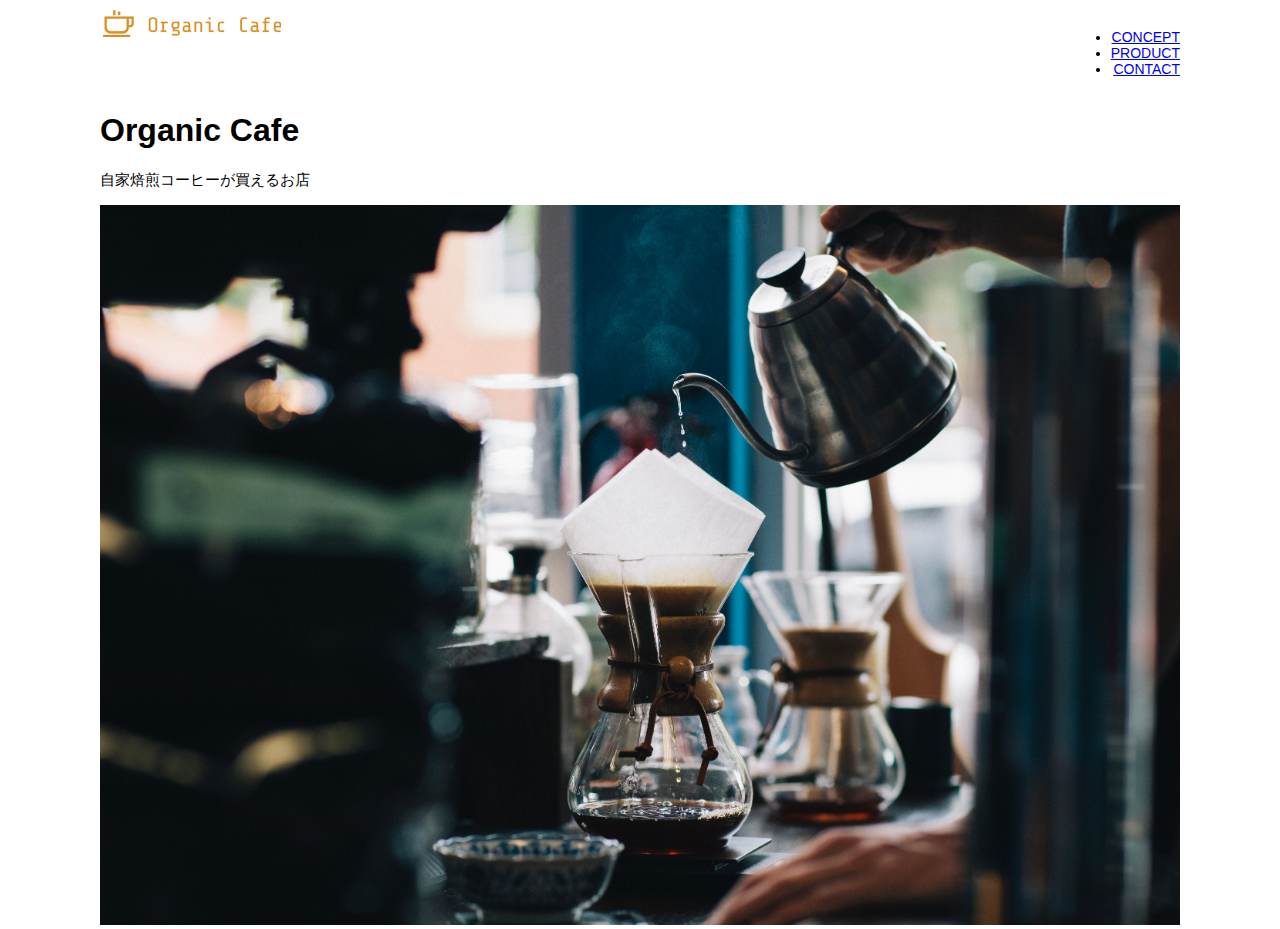
<file: index.html>
<!DOCTYPE html>
<html>
  <head>
    <title>Organic Cafe</title>
    <meta charset="UTF-8">
    <meta name="description" content="自家焙煎のコーヒーがお家で楽しめるOrganic Cafe">
    <meta name="viewport" content="width=device-width, initial-scale=1.0">
    <link rel="stylesheet" href="style.css">
  </head>
  <body>
    <!-- ヘッダー -->
    <header>
      <!-- ロゴ -->
      <a href="index.html" id="logo"><img src="images/logo.png" alt="トップページに戻る"></a>
      <!-- PC用ナビゲーション -->
      <nav id="nav-pc">
        <ul>
         <li><a href="index.html#concept">CONCEPT</a></li>
         <li><a href="index.html#product">PRODUCT</a></li>
         <li><a href="index.html#contact">CONTACT</a></li>
        </ul>
      </nav>
    <!-- スマホ用メニューボタン -->
    <button id="menu-sp" onclick="document.getElementById('nav-sp').style.display = 'block'">
      <img src="images/button-menu.png" alt="ナビゲーションを開く">
    </button>
    <!-- スマホ用ナビゲーション -->
    <div id="nav-sp">
     <button id="close" onclick="document.getElementById('nav-sp').style.display = 'none'">
       <img src="images/button-close.png" alt="ナビゲーションを閉じる">
     </button>
     <nav>
       <ul>
         <li>
           <a id="logo-sp" href="index.html" onclick="document.getElementById('nav-sp').style.display = 'none'">
            <img src="images/logo-sp.png" alt="トップページに戻る">
           </a>
         </li>
         <li><a class="menu" href="index.html#concept" onclick="document.getElementById('nav-sp').style.display = 'none'">CONCEPT</a></li>
         <li><a class="menu" href="index.html#product" onclick="document.getElementById('nav-sp').style.display = 'none'">PRODUCT</a></li>
         <li><a class="menu" href="index.html#contact" onclick="document.getElementById('nav-sp').style.display = 'none'">CONTACT</a></li>
       </ul>
     </nav>
    </div>
    </header>
    <main>
      <article>
        <!-- メインビジュアル -->
        <section id="main-visual">
          <div id="main-message">
            <h1>Organic Cafe</h1>
            <p>自家焙煎コーヒーが買えるお店</p>
          </div>
          <img src="images/main-image.jpg" alt="コーヒーをハンドグリップで淹れる画像">
        </section>
      </article>
    </main>
  </body>
</html>
</file>
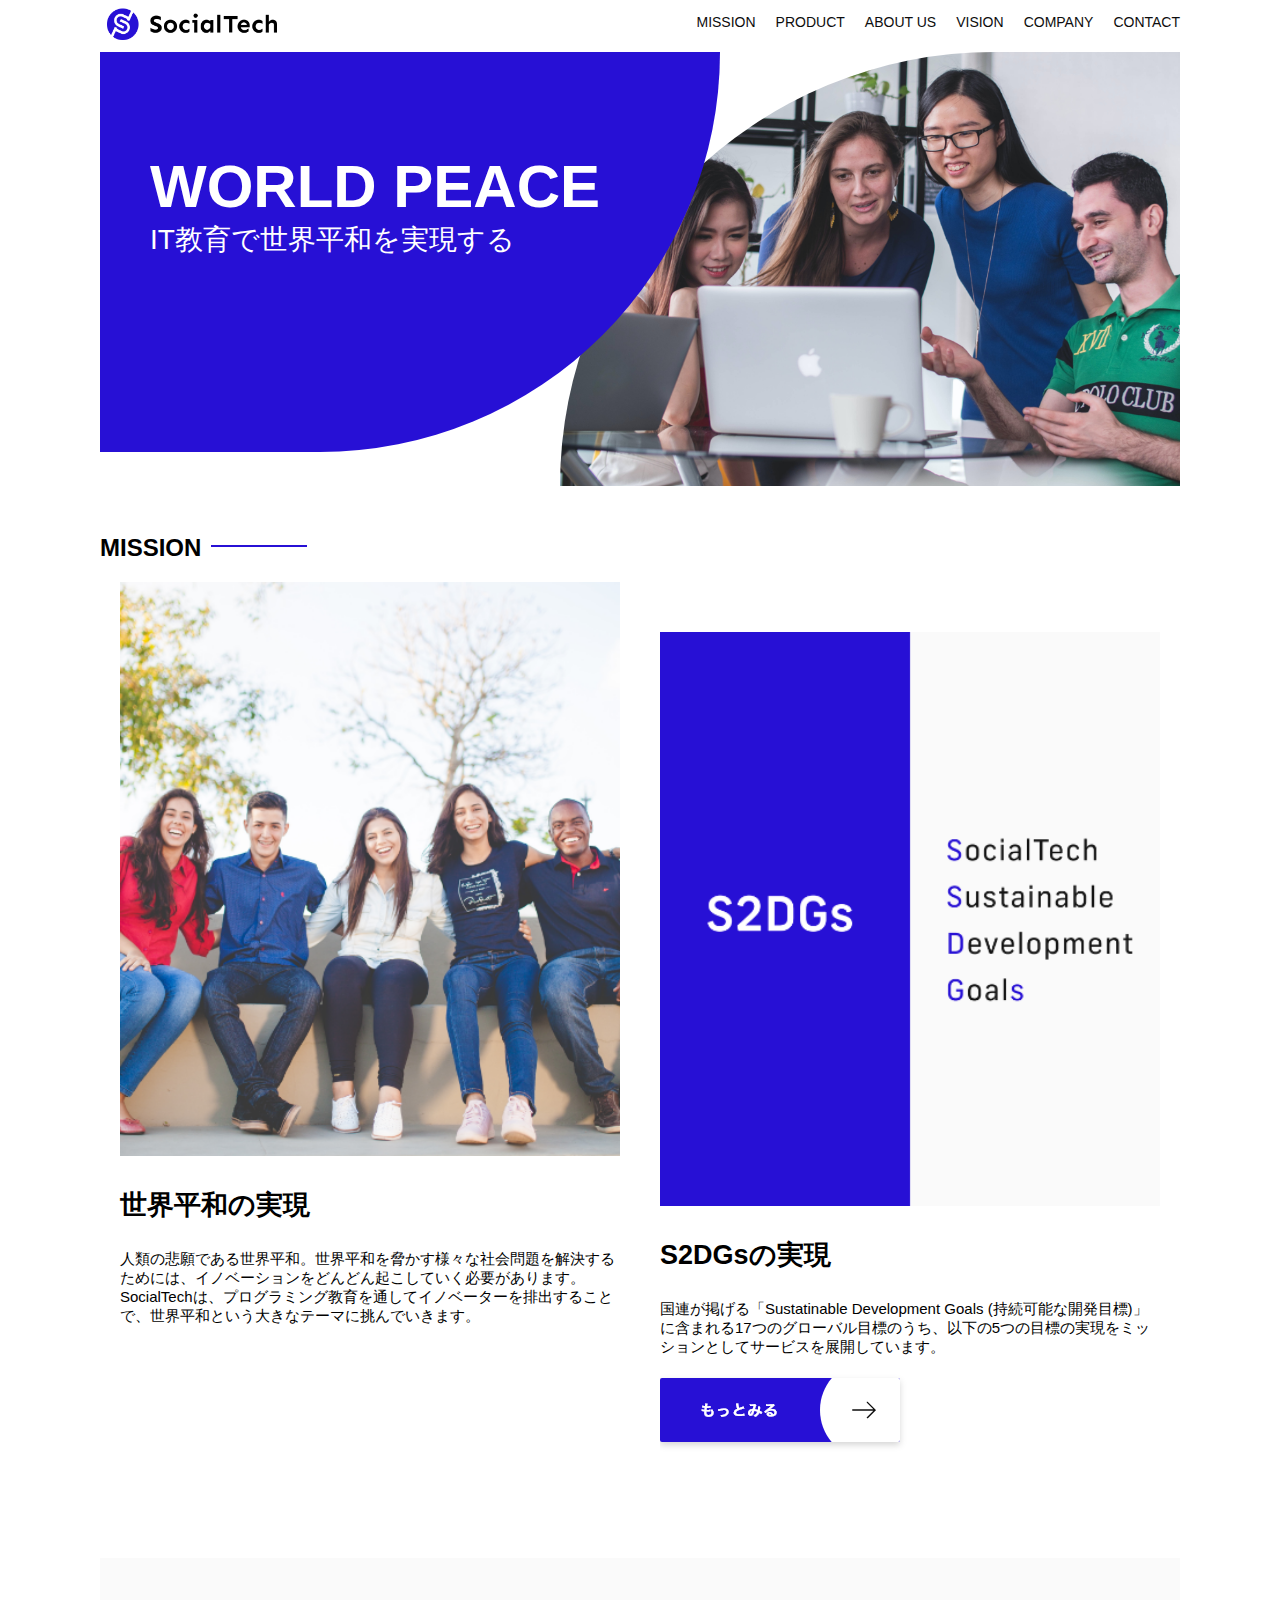
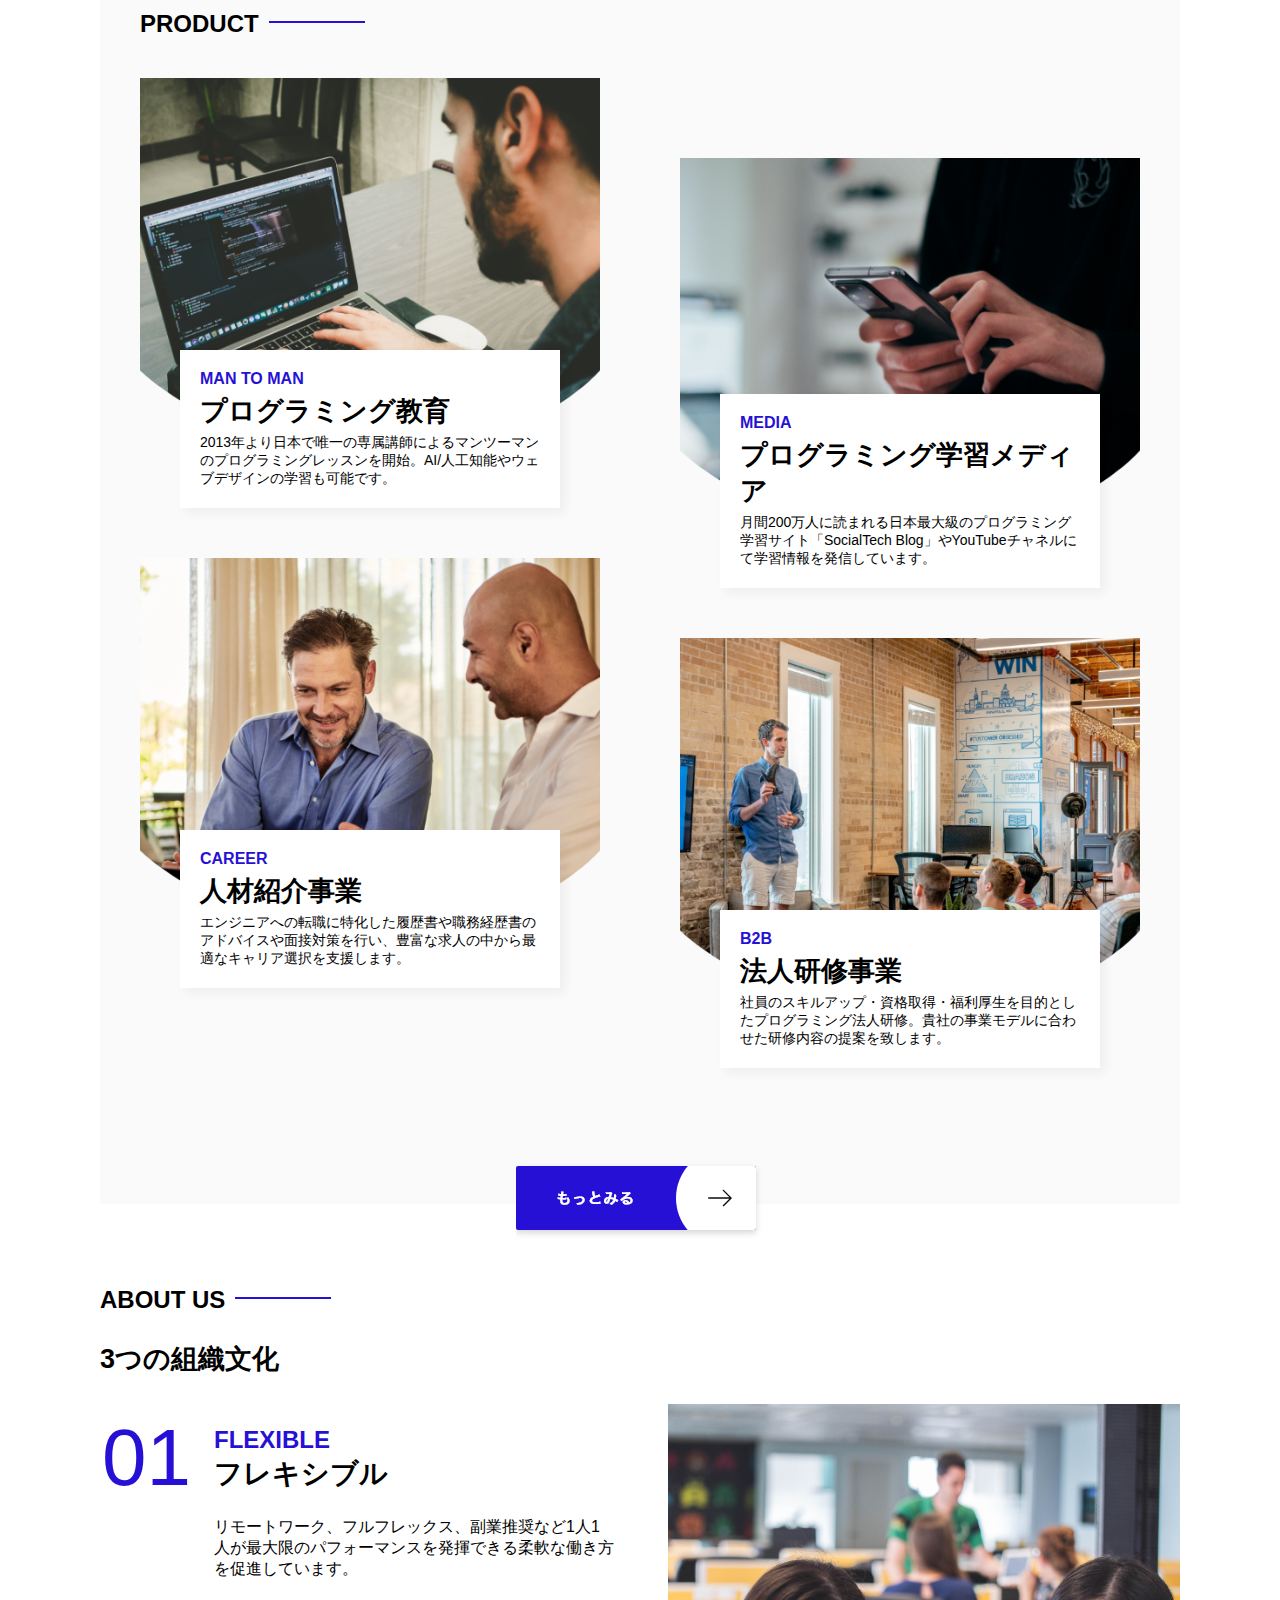
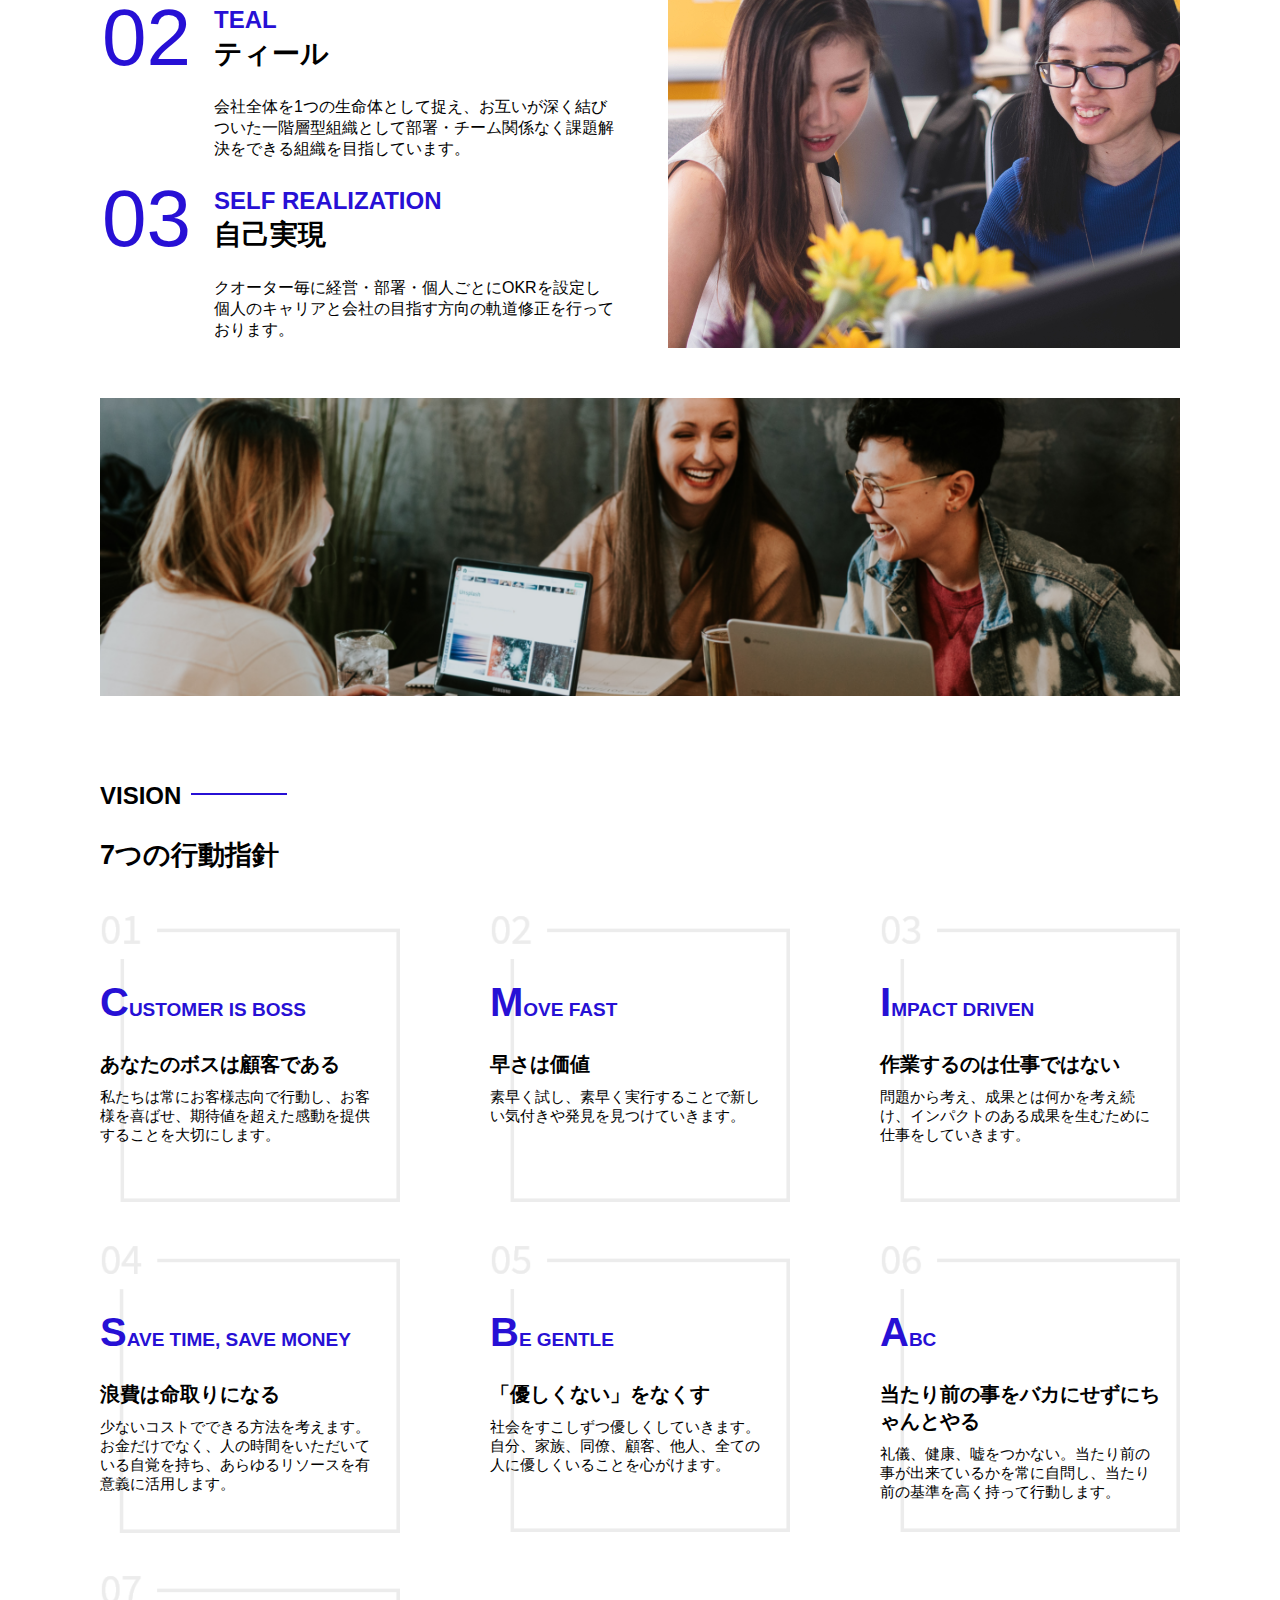
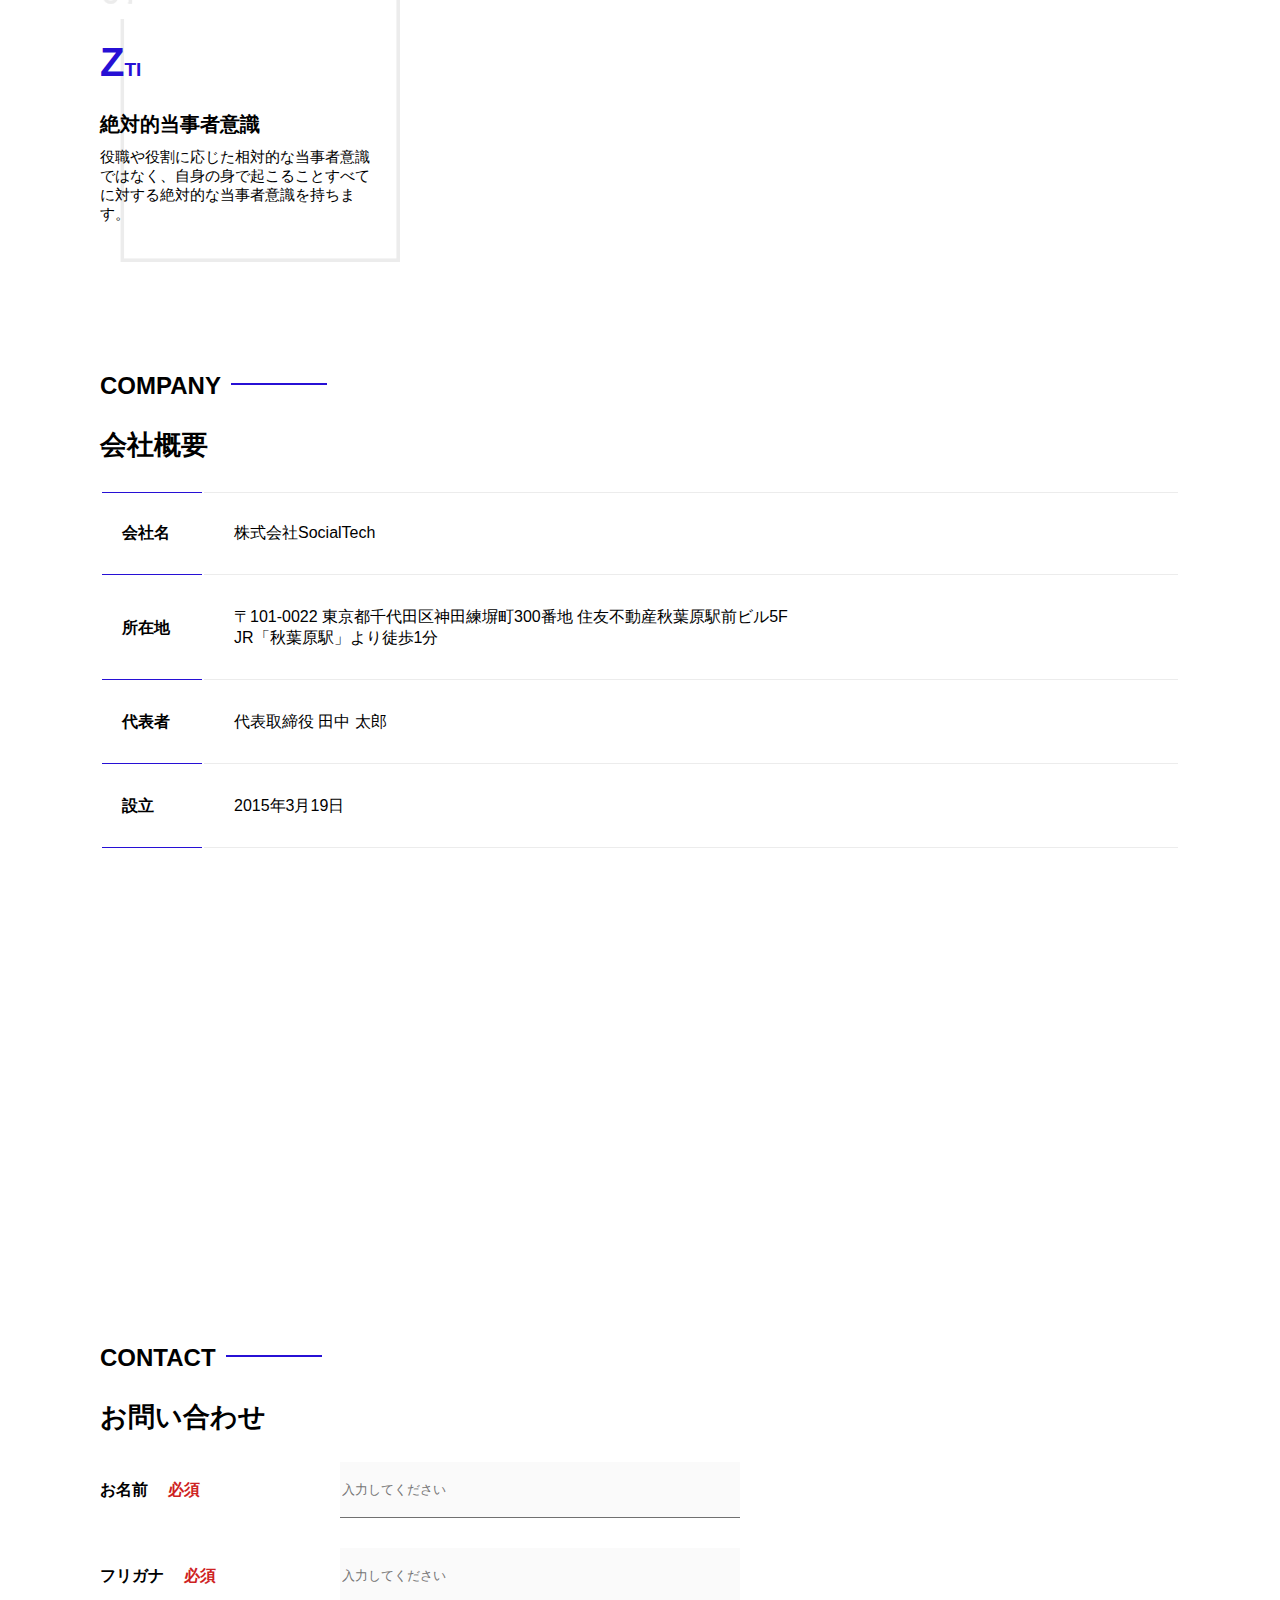
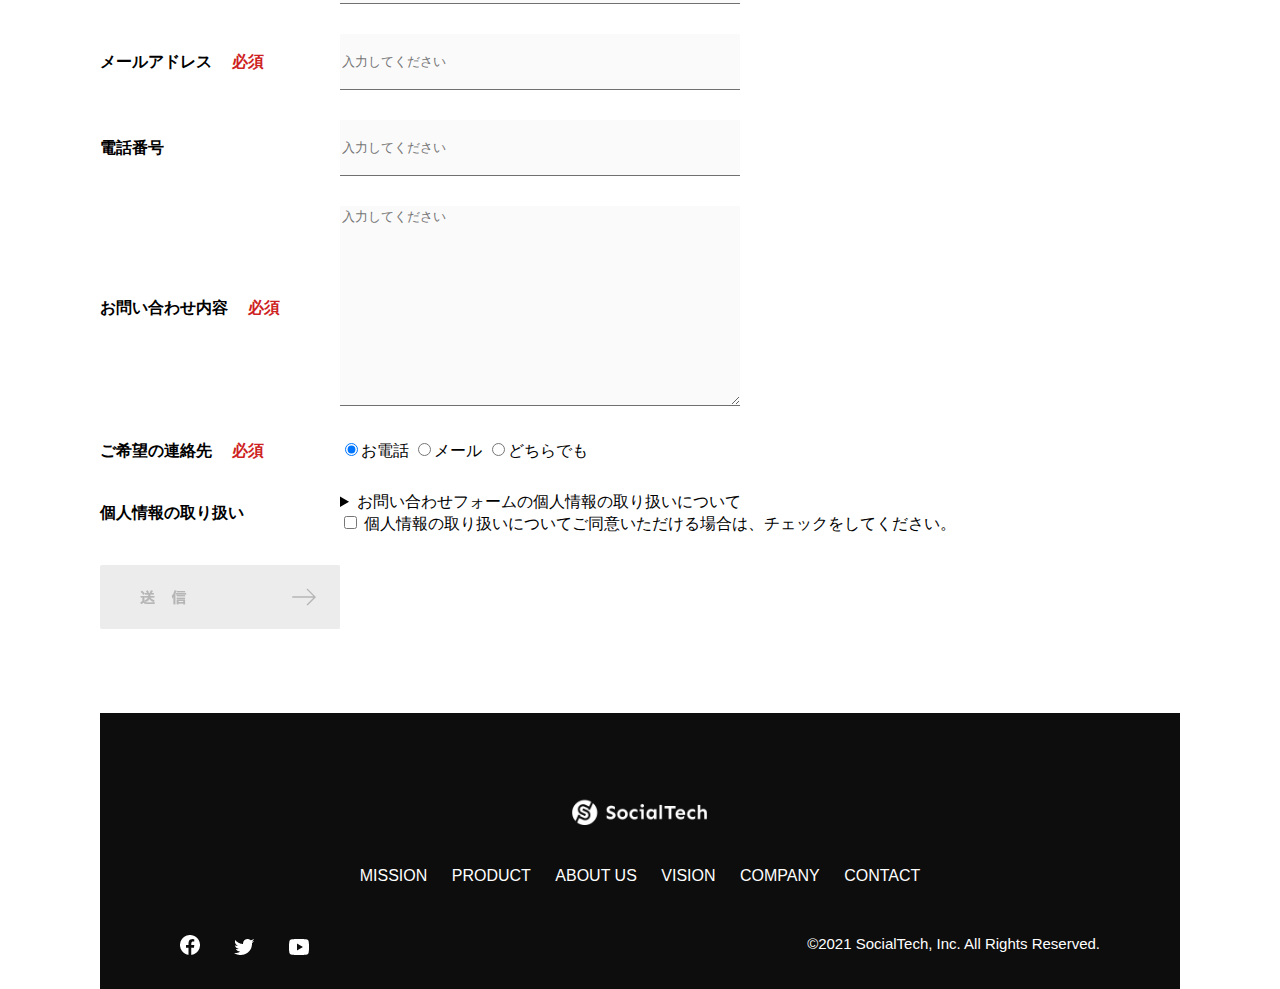
<file: kadai_tutorial_output/index.html>
<!DOCTYPE html>
<html>
  <head>
    <title>SocialTech</title>
    <meta charset="UTF-8">
    <meta name="description" content="SocialTechはEdTech業界のリーディングカンパニーを目指します">
    <meta name="viewport" content="width=device-width, initial-scale=1.0">
    <link rel="stylesheet" href="style.css">
  </head>
  <body>
    <!-- ヘッダー -->
    <header>
      <!-- ロゴ -->
      <a href="index.html" id="logo">
        <img src="images/logo.png" alt="トップページに戻る">
      </a>
      <!-- PC用ナビゲーション -->
       <nav id="nav-pc">
        <ul>
          <li><a href="mission.html">MISSION</a></li>
          <li><a href="product.html">PRODUCT</a></li>
          <li><a href="index.html#aboutus">ABOUT US</a></li>
          <li><a href="index.html#vision">VISION</a></li>
          <li><a href="index.html#company">COMPANY</a></li>
          <li><a href="index.html#contact">CONTACT</a></li>
        </ul>
       </nav>
       <!-- スマホ用メニューボタン -->
       <button id="menu-sp" onclick="document.getElementById('nav-sp').style.display = 'block'">
         <img src="images/button-menu.png" alt="ナビゲーションを開く">
       </button>
       <!-- スマホ用ナビゲーション -->
       <div id="nav-sp">
        <button id="close" onclick="document.getElementById('nav-sp').style.display = 'none'">
          <img src="images/button-close.png" alt="ナビゲーションを閉じる">
        </button>
        <nav>
          <ul>
            <li>
              <a id="logo-sp" href="index.html" onclick="document.getElementById('nav-sp').style.display = 'none'"><img src="images/logo-sp.png" alt="トップページに戻る"></a>
            </li>
            <li><a class="menu" href="mission.html" onclick="document.getElementById('nav-sp').style.display = 'none'">MISSION</a></li>
            <li><a class="menu" href="product.html" onclick="document.getElementById('nav-sp').style.display = 'none'">PRODUCT</a></li>
            <li><a class="menu" href="index.html#aboutus" onclick="document.getElementById('nav-sp').style.display = 'none'">ABOUT US</a></li>
            <li><a class="menu" href="index.html#vision" onclick="document.getElementById('nav-sp').style.display = 'none'">VISION</a></li>
            <li><a class="menu" href="index.html#company" onclick="document.getElementById('nav-sp').style.display = 'none'">COMPANY</a></li>
            <li><a class="menu" href="index.html#contact" onclick="document.getElementById('nav-sp').style.display = 'none'">CONTACT</a></li>
          </ul>
        </nav>
        <div id="sns">
          <a href="https://www.facebook.com/sejuku2013">
            <img src="images/button-facebook.png" alt="Facebookのリンク">
          </a>
          <a href="https://twitter.com/samuraijuku">
            <img src="images/button-twitter.png" alt="Twitterのリンク">
          </a>
          <a href="https://www.youtube.com/channel/UCCFOQO5aDK0xXam4cUQXT8g">
            <img src="images/button-youtube.png" alt="YouTubeのリンク">
          </a>
        </div>
      </div>
    </header>
    <main>
      <article>
        <!-- メインビジュアル -->
        <section id="main-visual">
          <div id="main-message">
            <h1>WORLD PEACE</h1>
            <p>IT教育で世界平和を実現する</p>
          </div>
          <img src="images/index/index-main.png" alt="PCの周りに集まる多国籍の仲間たち">
        </section>
        <!-- ミッション -->
        <section id="mission">
          <h2 class="index-h2">MISSION</h2>
          <div id="mission-flex">
            <div>
              <img id="mission-photo" src="images/index/index-mission.png" alt="屋外のベンチで写真を撮影する多国籍の仲間たち">
              <h3>世界平和の実現</h3>
              <p>
                人類の悲願である世界平和。世界平和を脅かす様々な社会問題を解決するためには、イノベーションをどんどん起こしていく必要があります。SocialTechは、プログラミング教育を通してイノベーターを排出することで、世界平和という大きなテーマに挑んでいきます。
              </p>
            </div>
            <div>
              <img id="s2dgs" src="images/index/s2dgs.png" alt="S2DGs">
              <h3>S2DGsの実現</h3>
              <p>国連が掲げる「Sustatinable Development Goals (持続可能な開発目標)」に含まれる17つのグローバル目標のうち、以下の5つの目標の実現をミッションとしてサービスを展開しています。</p>
              <a href="mission.html">
                <img src="images/button-more.png" alt="もっと見る">
              </a>
            </div>
          </div>
        </section>
        <!-- プロダクト -->
        <section id="product">
          <h2 class="index-h2">PRODUCT</h2>
          <div class="product-flex">
            <div id="product-left">
              <div>
                <img class="product-photo" src="images/index/index-mantoman.png" alt="PCでコードを書く男性">
                <div class="product-explain">
                  <span>MAN TO MAN</span>
                  <h3>プログラミング教育</h3>
                  <p>2013年より日本で唯一の専属講師によるマンツーマンのプログラミングレッスンを開始。AI/人工知能やウェブデザインの学習も可能です。</p>
                </div>
              </div>
              <div>
                <img class="product-photo" src="images/index/index-career.png" alt="笑顔で話し合う2人の男性">
                <div class="product-explain">
                  <span>CAREER</span>
                  <h3>人材紹介事業</h3>
                  <p>エンジニアへの転職に特化した履歴書や職務経歴書のアドバイスや面接対策を行い、豊富な求人の中から最適なキャリア選択を支援します。</p>
                </div>
              </div>
            </div>
            <div id="product-right">
              <div>
                <img class="product-photo" src="images/index/index-media.png" alt="スマートフォンを操作する人">
                <div class="product-explain">
                  <span>MEDIA</span>
                  <h3>プログラミング学習メディア</h3>
                  <p>月間200万人に読まれる日本最大級のプログラミング学習サイト「SocialTech Blog」やYouTubeチャネルにて学習情報を発信しています。</p>
                </div>
              </div>
              <div>
                <img class="product-photo" src="images/index/index-b2b.png" alt="講演中の男性とそれを聴く人々">
                <div class="product-explain">
                  <span>B2B</span>
                  <h3>法人研修事業</h3>
                  <p>社員のスキルアップ・資格取得・福利厚生を目的としたプログラミング法人研修。貴社の事業モデルに合わせた研修内容の提案を致します。</p>
                </div>
              </div>
            </div>
          </div>
          <div id="product-more">
            <a href="product.html">
              <img src="images/button-more.png" alt="もっとみる">
            </a>
          </div>
        </section>
        <!-- ABOUT US -->
        <section id="aboutus">
          <h2 class="index-h2">ABOUT US</h2>
          <h3>3つの組織文化</h3>
          <div>
            <table class="culture-table">
              <tr>
                <td class="culture-num">01</td>
                <th><span class="culture-en">FLEXIBLE</span><br>フレキシブル</th>
              </tr>
              <tr>
                <td>
                  <!-- 空のセル -->
                </td>
                <td class="culture-description">リモートワーク、フルフレックス、副業推奨など1人1人が最大限のパフォーマンスを発揮できる柔軟な働き方を促進しています。</td>
              </tr>
              <tr>
                <td class="culture-num">02</td>
                <th><span class="culture-en">TEAL</span><br>ティール</th>
              </tr>
              <tr>
                <td>
                  <!-- 空のセル -->
                </td>
                <td class="culture-description">会社全体を1つの生命体として捉え、お互いが深く結びついた一階層型組織として部署・チーム関係なく課題解決をできる組織を目指しています。</td>
              </tr>
              <tr>
                <td class="culture-num">03</td>
                <th><span class="culture-en">SELF REALIZATION</span><br>自己実現</th>
              </tr>
              <tr>
                <td>
                  <!-- 空のセル -->
                </td>
                <td class="culture-description">クオーター毎に経営・部署・個人ごとにOKRを設定し個人のキャリアと会社の目指す方向の軌道修正を行っております。</td>
              </tr>
            </table>
            <img class="culture-img" src="images/index/index-aboutus1.png" alt="笑顔で話し合う2人の女性">
          </div>
          <img class="culture-img2" src="images/index/index-aboutus2.png" alt="笑顔で話し合う3人の男女">
        </section>
        <!-- VISION -->
        <section id="vision">
          <h2 class="index-h2">VISION</h2>
          <h3>7つの行動指針</h3>
          <div>
            <div class="vision-box">
              <img src="images/index/vision-01.png" alt="01">
              <div>
                <h4>CUSTOMER IS BOSS</h4>
                <h5>あなたのボスは顧客である</h5>
                <p>私たちは常にお客様志向で行動し、お客様を喜ばせ、期待値を超えた感動を提供することを大切にします。</p>
              </div>
            </div>
            <div class="vision-box">
              <img src="images/index/vision-02.png" alt="02">
              <div>
                <h4>MOVE FAST</h4>
                <h5>早さは価値</h5>
                <p>素早く試し、素早く実行することで新しい気付きや発見を見つけていきます。</p>
              </div>
            </div>
            <div class="vision-box">
              <img src="images/index/vision-03.png" alt="03">
              <div>
                <h4>IMPACT DRIVEN</h4>
                <h5>作業するのは仕事ではない</h5>
                <p>問題から考え、成果とは何かを考え続け、インパクトのある成果を生むために仕事をしていきます。</p>
              </div>
            </div>
            <div class="vision-box">
              <img src="images/index//vision-04.png" alt="04">
              <div>
                <h4>SAVE TIME, SAVE MONEY</h4>
                <h5>浪費は命取りになる</h5>
                <p>少ないコストでできる方法を考えます。お金だけでなく、人の時間をいただいている自覚を持ち、あらゆるリソースを有意義に活用します。</p>
              </div>
            </div>
            <div class="vision-box">
              <img src="images/index/vision-05.png" alt="05">
              <div>
                <h4>BE GENTLE</h4>
                <h5>「優しくない」をなくす</h5>
                <p>社会をすこしずつ優しくしていきます。自分、家族、同僚、顧客、他人、全ての人に優しくいることを心がけます。</p>
              </div>
            </div>
            <div class="vision-box">
              <img src="images/index/vision-06.png" alt="06">
              <div>
                <h4>ABC</h4>
                <h5>当たり前の事をバカにせずにちゃんとやる</h5>
                <p>礼儀、健康、嘘をつかない。当たり前の事が出来ているかを常に自問し、当たり前の基準を高く持って行動します。</p>
              </div>
            </div>
            <div class="vision-box">
              <img src="images/index/vision-07.png" alt="07">
              <div>
                <h4>ZTI</h4>
                <h5>絶対的当事者意識</h5>
                <p>役職や役割に応じた相対的な当事者意識ではなく、自身の身で起こることすべてに対する絶対的な当事者意識を持ちます。</p>
              </div>
            </div>
          </div>
        </section>
        <!-- COMPANY -->
        <section id="company">
          <h2 class="index-h2">COMPANY</h2>
          <h3>会社概要</h3>
          <table id="company-table">
            <tr>
              <th class="tableheader tableheader-first">会社名</th>
              <td class="cell cell-first">株式会社SocialTech</td>
            </tr>
            <tr>
              <th class="tableheader">所在地</th>
              <td class="cell">〒101-0022 東京都千代田区神田練塀町300番地 住友不動産秋葉原駅前ビル5F<br>JR「秋葉原駅」より徒歩1分</td>
            </tr>
            <tr>
              <th class="tableheader">代表者</th>
              <td class="cell">代表取締役 田中 太郎</td>
            </tr>
            <tr>
              <th class="tableheader">設立</th>
              <td class="cell">2015年3月19日</td>
            </tr>
          </table>
          <iframe src="https://www.google.com/maps/embed?pb=!1m18!1m12!1m3!1d3240.068855133681!2d139.77207767578852!3d35.69992317258122!2m3!1f0!2f0!3f0!3m2!1i1024!2i768!4f13.1!3m3!1m2!1s0x60188fee13660e23%3A0x77137876edf742ac!2z5L2P5Y-L5LiN5YuV55Sj56eL6JGJ5Y6f6aeF5YmN44OT44Or!5e0!3m2!1sja!2sjp!4v1737923341470!5m2!1sja!2sjp" width="600" height="450" style="border:0;" allowfullscreen="" loading="lazy" referrerpolicy="no-referrer-when-downgrade">
          </iframe>
        </section>
        <!-- お問い合わせフォーム -->
        <section id="contact">
          <h2 class="index-h2">CONTACT</h2>
          <h3>お問い合わせ</h3>
          <form>
            <div>
             <div class="contact-heading">
               <label class="contact-label">お名前<span class="contact-span">必須</span></label>
             </div>
             <div>
               <input type="text" name="name" placeholder="入力してください" class="contact-textbox">
             </div>
            </div>
            <div>
              <div class="contact-heading">
                <label class="contact-label">フリガナ<span class="contact-span">必須</span></label>
              </div>
              <div>
                <input type="text" name="hurigana" placeholder="入力してください" class="contact-textbox">
              </div>
            </div>
            <div>
              <div class="contact-heading">
                <label class="contact-label">メールアドレス<span class="contact-span">必須</span></label>
              </div>
              <div>
                <input type="text" name="email" placeholder="入力してください" class="contact-textbox">
              </div>
            </div>
            <div>
              <div class="contact-heading">
                <label class="contact-label">電話番号</label>
              </div>
              <div>
                <input type="text" name="tel" placeholder="入力してください" class="contact-textbox">
              </div>
            </div>
            <div>
              <div class="contact-heading">
                <label class="contact-label">お問い合わせ内容<span class="contact-span">必須</span></label>
              </div>
              <div>
                <textarea class="contact-textarea" placeholder="入力してください" name="message"></textarea>
              </div>
            </div>
            <div>
              <div class="contact-heading">
                <label class="contact-label">ご希望の連絡先<span class="contact-span">必須</span></label>
              </div>
              <div>
                <input class="radiobutton" type="radio" value="tel" name="contact" checked><label>お電話</label>
                <input class="radiobutton" type="radio" value="mail" name="contact"><label>メール</label>
                <input class="radiobutton" type="radio" value="both" name="contact"><label>どちらでも</label>
              </div>
            </div>
            <div>
              <div class="contact-heading">
                <label class="contact-label">個人情報の取り扱い</label>
              </div>
              <div>
                <details>
                  <summary>お問い合わせフォームの個人情報の取り扱いについて</summary>
                  <div>
                    <dl>
                      <dt>1.組織の名称又は氏名</dt>
                      <dd>株式会社SocialTech</dd>
                      <dt>2.個人情報保護管理者（若しくはその代理人）の氏名又は職名、所属及び連絡先</dt>
                      <dd>
                        <p>鈴木 一郎 コーポレート部</p>
                        <p>メールアドレス:samurai@example.com</p>
                        <p>TEL:03-1234-5678</p>
                      </dd>
                      <dt>３．個人情報の利用目的</dt>
                       <dd>
                         <ul>
                           <li>本サービス及び本サービスに関連する情報の提供又はそれらに関する連絡のため</li>
                           <li>ユーザーの本人確認のため</li>
                           <li>当社サービスのご案内のため</li>
                           <li>当社の商品等の広告または宣伝（電子メールによるものを含むものとします。）</li>
                         </ul>
                       </dd>
                       <dt>４．個人情報の取り扱い業務の委託</dt>
                       <dd>個人情報の取扱業務の全部または一部を外部に業務委託する場合があります。その際、弊社は、個人情報を適切に保護できる管理体制を敷き実行していることを条件として委託先を厳選したうえで、機密保持契約を委託先と締結し、お客様の個人情報を厳密に管理させます。</dd>
                       <dt>５．個人情報の開示等の請求</dt>
                       <dd>
                         お客様は、弊社に対してご自身の個人情報の開示等（利用目的の通知、開示、内容の訂正・追加・削除、利用の停止または消去、第三者への提供の停止）に関して、当社問合わせ窓口に申し出ることができます。<br>
                         その際、弊社はお客様ご本人を確認させていただいたうえで、合理的な期間内に対応いたします。<br>
                         なお、個人情報に関する弊社問合わせ先は、次の通りです。
                       </dd>
                       <dd>
                         <p>株式会社SocialTech　個人情報問合せ窓口</p>
                         <p>〒150-0043　東京都千代田区神田練塀町300番地 住友不動産秋葉原駅前ビル5F</p>
                         <p>メールアドレス：samurai@example.com　TEL：03-1234-5678</p>
                       </dd>
 
                       <dt>６．個人情報を提供されることの任意性について</dt>
                       <dd>お客様がご自身の個人情報を弊社に提供されるか否かは、お客様のご判断によりますが、もしご提供されない場合には、適切なサービスが提供できない場合がありますので予めご了承ください。</dd>
                    </dl>
                  </div>
                </details>
                <input type="checkbox" name="agree">
                <span>個人情報の取り扱いについてご同意いただける場合は、チェックをしてください。</span>
              </div>
            </div>
            <input type="image" src="images/button-submit.png" alt="送信する">
          </form>
        </section>
      </article>
    </main>
    <footer>
      <div id="footer-logo">
        <img src="images/logo-sp.png" alt="SocialTech">
      </div>
      <div id="footer-link">
        <a href="mission.html">MISSION</a>
        <a href="product.html">PRODUCT</a>
        <a href="index.html#aboutus">ABOUT US</a>
        <a href="index.html#vision">VISION</a>
        <a href="index.html#company">COMPANY</a>
        <a href="index.html#contact">CONTACT</a>
      </div>
      <div id="sns-footer">
        <div class="sns-btns">
          <a href="https://www.facebook.com/sejuku2013"><img src="images/button-facebook.png" alt="Facebookのリンク"></a>
          <a href="https://twitter.com/samuraijuku"><img src="images/button-twitter.png" alt="Twitterのリンク"></a>
          <a href="https://www.youtube.com/channel/UCCFOQO5aDK0xXam4cUQXT8g"><img src="images/button-youtube.png" alt="YouTubeのリンク"></a>
        </div>
       <p id="copyright">&copy;2021 SocialTech, Inc. All Rights Reserved.</p>
      </div>
    </footer>
  </body>
</html>
</file>
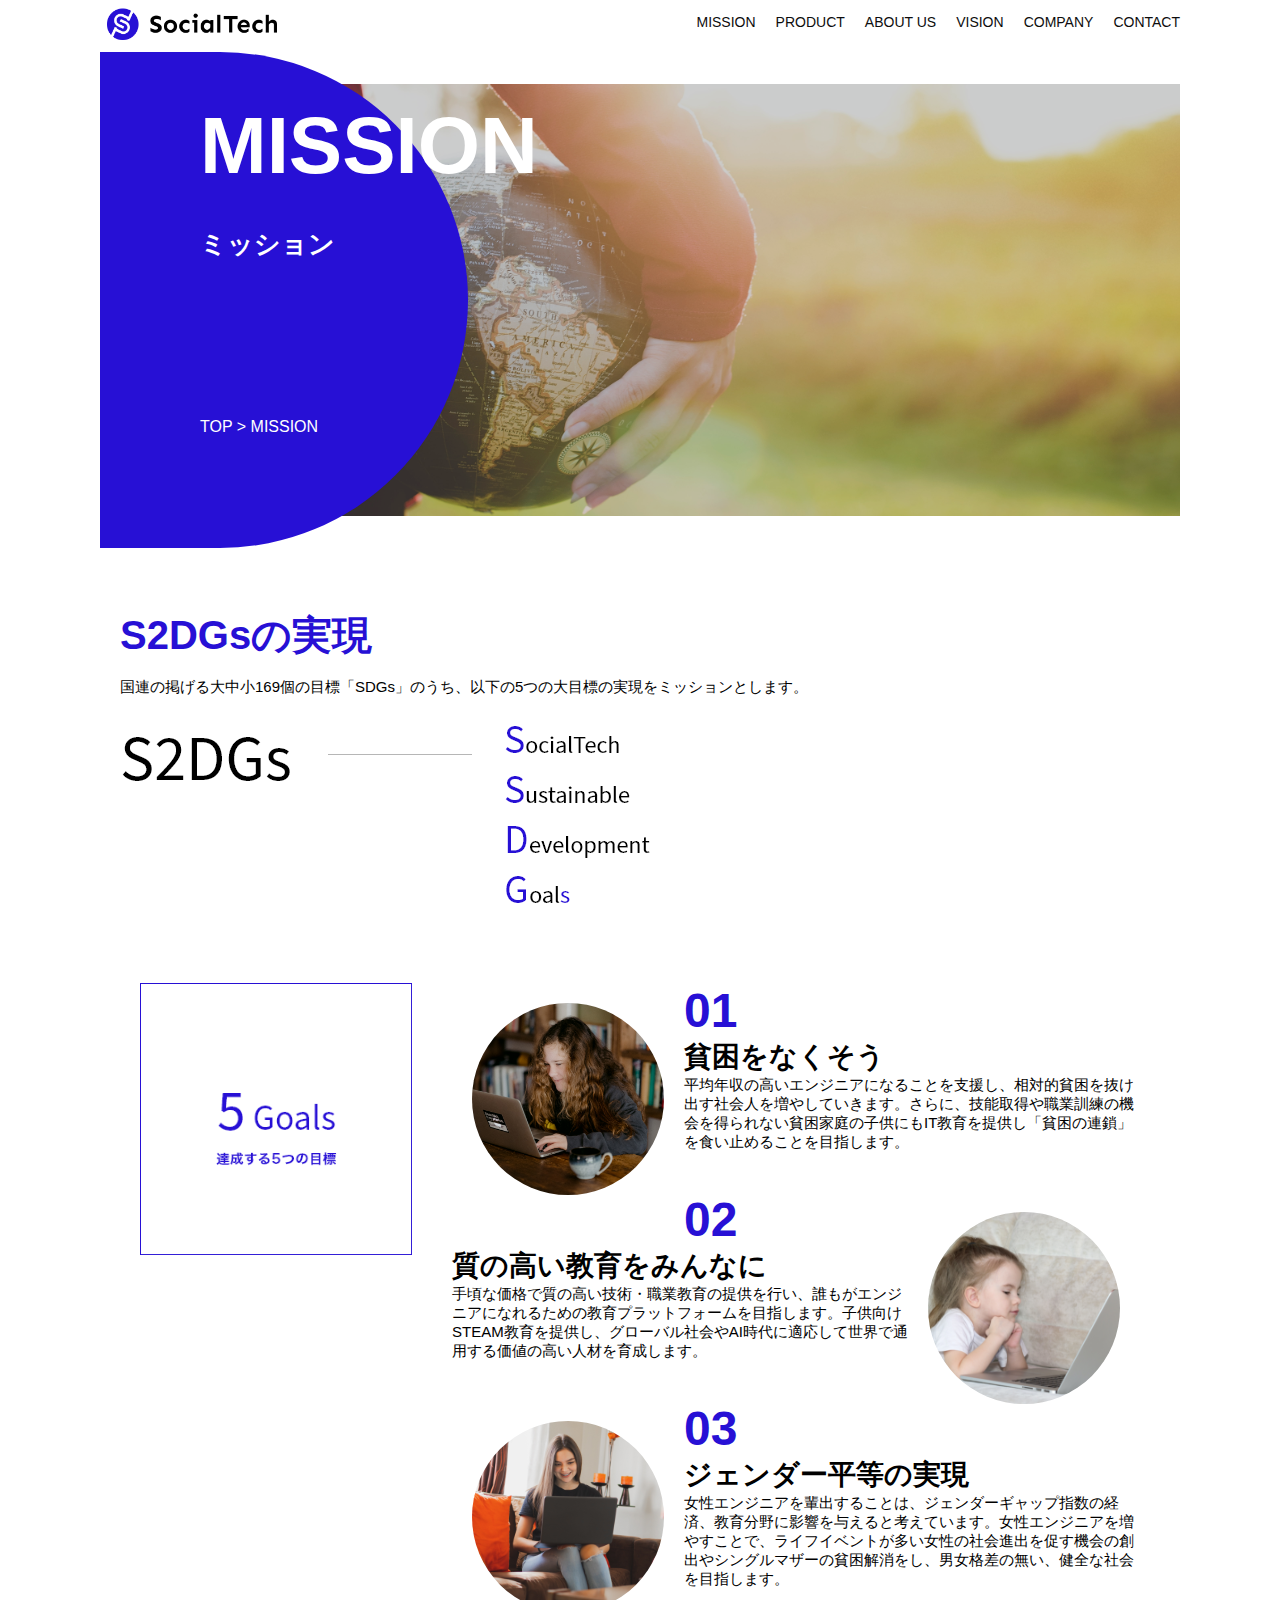
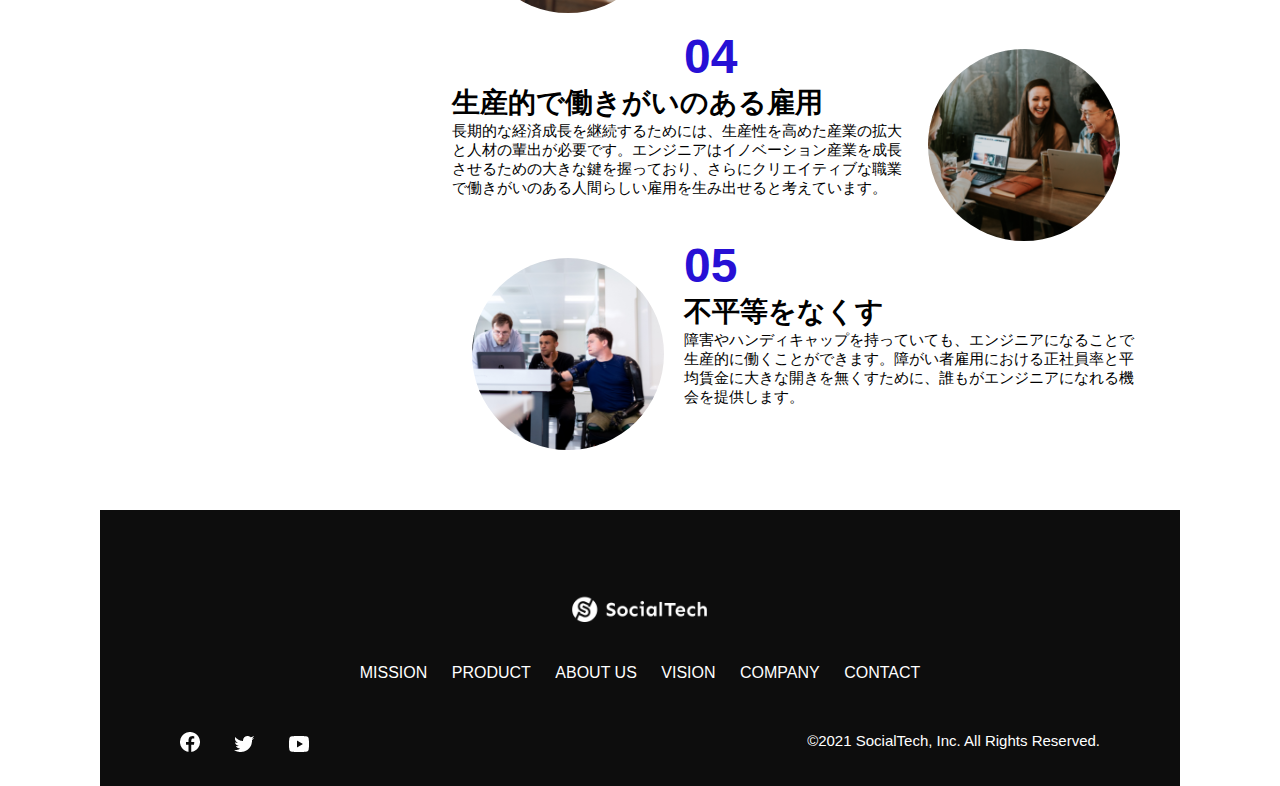
<file: kadai_tutorial_output/mission.html>
<!DOCTYPE html>
<html>

<head>
  <title>SocialTech - MISSION ミッション -</title>
  <meta charset="utf-8">
  <meta name="description" content="SocialTechが目指す5つの目標(S2DGs)を紹介します">
  <meta name="viewport" content="width=device-width, initial-scale=1.0">
  <link rel="stylesheet" href="style.css">
</head>

<body>
  <!-- ヘッダー -->
  <header>
    <!-- ロゴ -->
    <a href="index.html" id="logo">
      <img src="images/logo.png" alt="トップページに戻る">
    </a>

    <!-- PC用ナビゲーション -->
    <nav id="nav-pc">
      <ul>
        <li><a href="mission.html">MISSION</a></li>
        <li><a href="product.html">PRODUCT</a></li>
        <li><a href="index.html#aboutus">ABOUT US</a></li>
        <li><a href="index.html#vision">VISION</a></li>
        <li><a href="index.html#company">COMPANY</a></li>
        <li><a href="index.html#contact">CONTACT</a></li>
      </ul>
    </nav>

    <!-- スマホ用メニューボタン -->
    <button id="menu-sp" onclick="document.getElementById('nav-sp').style.display = 'block'">
      <img src="images/button-menu.png" alt="ナビゲーションを開く">
    </button>

    <!-- スマホ用ナビゲーション -->
    <div id="nav-sp">
      <button id="close" onclick="document.getElementById('nav-sp').style.display = 'none'">
        <img src="images/button-close.png" alt="ナビゲーションを閉じる">
      </button>

      <nav>
        <ul>
          <li>
            <a id="logo-sp" href="index.html" onclick="document.getElementById('nav-sp').style.display = 'none'"><img
                src="images/logo-sp.png" alt="トップページに戻る"></a>
          </li>
          <li><a class="menu" href="mission.html"
              onclick="document.getElementById('nav-sp').style.display = 'none'">MISSION</a></li>
          <li><a class="menu" href="product.html"
              onclick="document.getElementById('nav-sp').style.display = 'none'">PRODUCT</a></li>
          <li><a class="menu" href="index.html#aboutus"
              onclick="document.getElementById('nav-sp').style.display = 'none'">ABOUT US</a></li>
          <li><a class="menu" href="index.html#vision"
              onclick="document.getElementById('nav-sp').style.display = 'none'">VISION</a></li>
          <li><a class="menu" href="index.html#company"
              onclick="document.getElementById('nav-sp').style.display = 'none'">COMPANY</a></li>
          <li><a class="menu" href="index.html#contact"
              onclick="document.getElementById('nav-sp').style.display = 'none'">CONTACT</a></li>
        </ul>
      </nav>
      <div id="sns">
        <a href="https://www.facebook.com/sejuku2013">
          <img src="images/button-facebook.png" alt="Facebookのリンク">
        </a>
        <a href="https://twitter.com/samuraijuku">
          <img src="images/button-twitter.png" alt="Twitterのリンク">
        </a>
        <a href="https://www.youtube.com/channel/UCCFOQO5aDK0xXam4cUQXT8g">
          <img src="images/button-youtube.png" alt="YouTubeのリンク">
        </a>
      </div>
    </div>
  </header>

  <main>
    <article>
      <section id="mission-main">
        <div class="mission-main-inner">
          <div id="mission-title">
            <h1>MISSION<br><span>ミッション</span></h1>
            <p>TOP > MISSION</p>
          </div>
        </div>
      </section>
      <section id="mission-s2dgs">
        <h2 class="mission-h2">S2DGsの実現</h2>
        <p>国連の掲げる大中小169個の目標「SDGs」のうち、以下の5つの大目標の実現をミッションとします。</p>
        <img src="images/mission/mission-s2dgs.png" alt="S2DGs">
      </section>
      <section id="mission-five-goals">
        <div class="five-goals-image">
          <img src="images/mission/mission-5goals.png" alt="5Goals">
        </div>
        <div class="five-goals-read">
          <div>
            <img class="fivegoals-image-left" src="images/mission/mission-5goals01.png" alt="PCを操作する女の子">
            <span class="fivegoals-number">01</span>
            <h3 class="fivegoals-h3">貧困をなくそう</h3>
            <p class="fivegoals-p">平均年収の高いエンジニアになることを支援し、相対的貧困を抜け出す社会人を増やしていきます。さらに、技能取得や職業訓練の機会を得られない貧困家庭の子供にもIT教育を提供し「貧困の連鎖」を食い止めることを目指します。</p>
          </div>
          <div>
            <img class="fivegoals-image-right" src="images/mission/mission-5goals02.png" alt="PCを見つめる小さい女の子">
            <span class="fivegoals-number">02</span>
            <h3 class="fivegoals-h3">質の高い教育をみんなに</h3>
            <p class="fivegoals-p">手頃な価格で質の高い技術・職業教育の提供を行い、誰もがエンジニアになれるための教育プラットフォームを目指します。子供向けSTEAM教育を提供し、グローバル社会やAI時代に適応して世界で通用する価値の高い人材を育成します。</p>
          </div>
          <div>
            <img class="fivegoals-image-left" src="images/mission/mission-5goals03.png" alt="PCを操作する女性">

            <span class="fivegoals-number">03</span>
            <h3 class="fivegoals-h3">ジェンダー平等の実現</h3>
            <p class="fivegoals-p">女性エンジニアを輩出することは、ジェンダーギャップ指数の経済、教育分野に影響を与えると考えています。女性エンジニアを増やすことで、ライフイベントが多い女性の社会進出を促す機会の創出やシングルマザーの貧困解消をし、男女格差の無い、健全な社会を目指します。</p>
          </div>
          <div>
            <img class="fivegoals-image-right" src="images/mission/mission-5goals04.png" alt="笑顔で話し合う3人の男女">
            <span class="fivegoals-number">04</span>
            <h3 class="fivegoals-h3">生産的で働きがいのある雇用</h3>
            <p class="fivegoals-p">長期的な経済成長を継続するためには、生産性を高めた産業の拡大と人材の輩出が必要です。エンジニアはイノベーション産業を成長させるための大きな鍵を握っており、さらにクリエイティブな職業で働きがいのある人間らしい雇用を生み出せると考えています。</p>
          </div>
          <div>
            <img class="fivegoals-image-left" src="images/mission/mission-5goals05.png" alt="障害を持つ男性が生き生きと働く様子">
            <span class="fivegoals-number">05</span>
            <h3 class="fivegoals-h3">不平等をなくす</h3>
            <p class="fivegoals-p">障害やハンディキャップを持っていても、エンジニアになることで生産的に働くことができます。障がい者雇用における正社員率と平均賃金に大きな開きを無くすために、誰もがエンジニアになれる機会を提供します。</p>
          </div>
        </div>
      </section>
    </article>
  </main>

  <footer>
    <div id="footer-logo">
      <img src="images/logo-sp.png" alt="SocialTech">
    </div>
    <div id="footer-link">
      <a href="mission.html">MISSION</a>
      <a href="product.html">PRODUCT</a>
      <a href="index.html#aboutus">ABOUT US</a>
      <a href="index.html#vision">VISION</a>
      <a href="index.html#company">COMPANY</a>
      <a href="index.html#contact">CONTACT</a>
    </div>
    <div id="sns-footer">
      <div class="sns-btns">
        <a href="https://www.facebook.com/sejuku2013"><img src="images/button-facebook.png" alt="Facebookのリンク"></a>
        <a href="https://twitter.com/samuraijuku"><img src="images/button-twitter.png" alt="Twitterのリンク"></a>
        <a href="https://www.youtube.com/channel/UCCFOQO5aDK0xXam4cUQXT8g"><img src="images/button-youtube.png"
            alt="YouTubeのリンク"></a>
      </div>
      <p id="copyright">&copy;2021 SocialTech, Inc. All Rights Reserved.</p>
    </div>
  </footer>

</body>

</html>
</file>
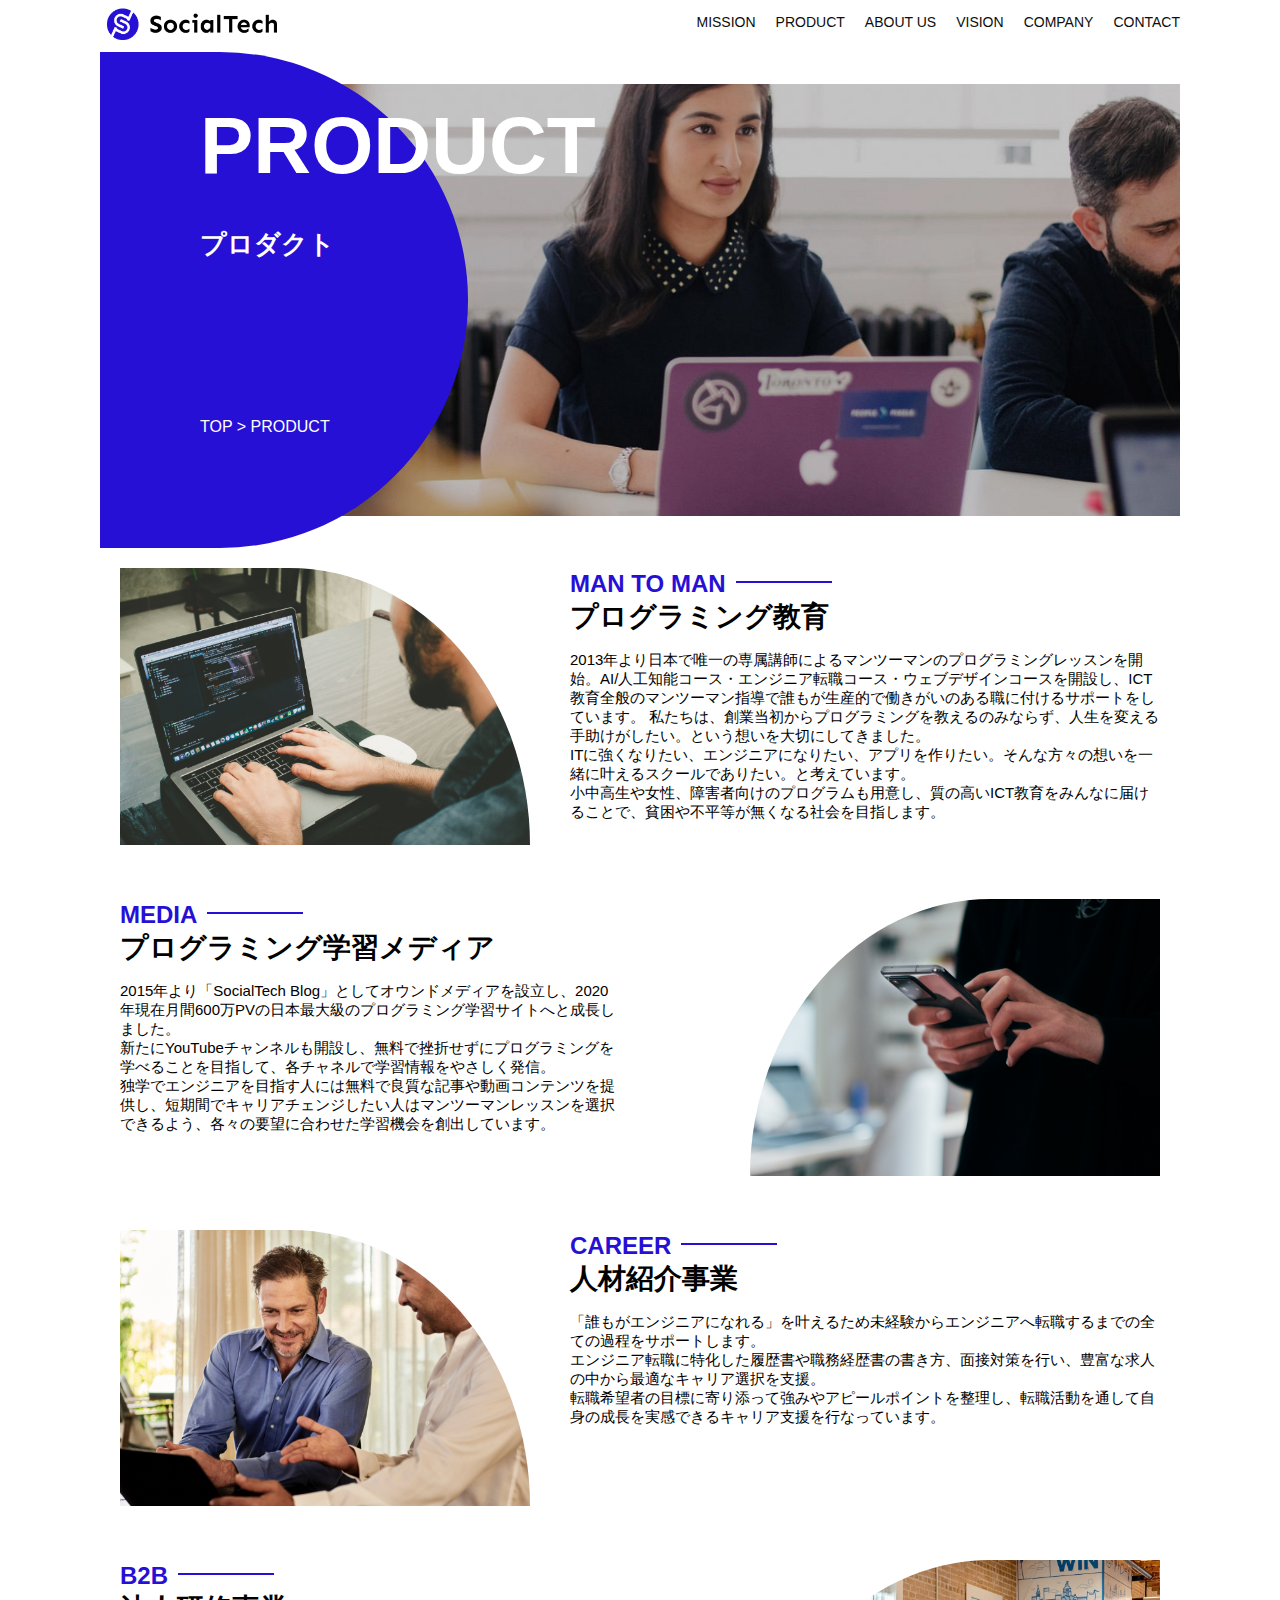
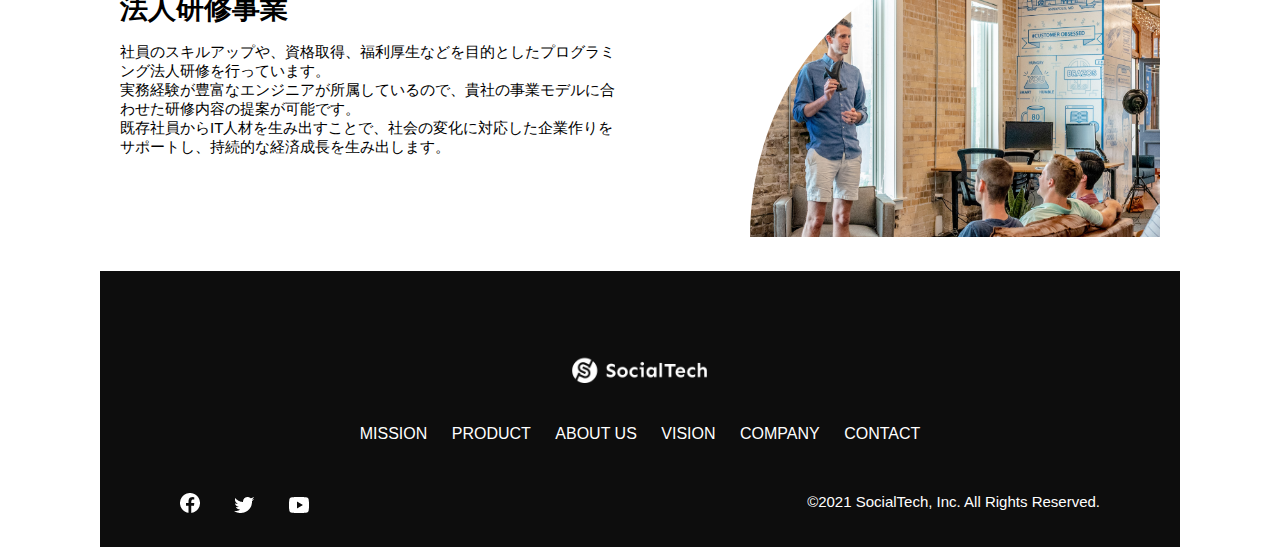
<file: kadai_tutorial_output/product.html>
<!DOCTYPE html>
<html>
  <head>
    <title>SocialTech -PRODUCT プロダクト-</title>
    <meta charset="utf-8">
    <meta name="description" content="SocialTechの4つのプロダクトを紹介します">
    <meta name="viewport" content="width=device-width, initial-scale=1.0">
    <link rel="stylesheet" href="style.css">
  </head>

  <body>
    <!-- ヘッダー -->
    <header>
      <!-- ロゴ -->
      <a href="index.html" id="logo">
        <img src="images/logo.png" alt="トップページに戻る">
      </a>

      <!-- PC用ナビゲーション -->
      <nav id="nav-pc">
        <ul>
          <li><a href="mission.html">MISSION</a></li>
          <li><a href="product.html">PRODUCT</a></li>
          <li><a href="index.html#aboutus">ABOUT US</a></li>
          <li><a href="index.html#vision">VISION</a></li>
          <li><a href="index.html#company">COMPANY</a></li>
          <li><a href="index.html#contact">CONTACT</a></li>
        </ul>
      </nav>

      <!-- スマホ用メニューボタン -->
      <button id="menu-sp" onclick="document.getElementById('nav-sp').style.display = 'block'">
        <img src="images/button-menu.png" alt="ナビゲーションを開く">
      </button>

      <!-- スマホ用ナビゲーション -->
      <div id="nav-sp">
        <button id="close" onclick="document.getElementById('nav-sp').style.display = 'none'">
          <img src="images/button-close.png" alt="ナビゲーションを閉じる">
        </button>

        <nav>
          <ul>
            <li>
              <a id="logo-sp" href="index.html" 
              onclick="document.getElementById('nav-sp').style.display = 'none'"><img src="images/logo-sp.png" alt="トップページに戻る"></a>
            </li>
            <li><a class="menu" href="mission.html" 
              onclick="document.getElementById('nav-sp').style.display = 'none'">MISSION</a></li>
            <li><a class="menu" href="product.html" 
              onclick="document.getElementById('nav-sp').style.display = 'none'">PRODUCT</a></li>
            <li><a class="menu" href="index.html#aboutus" 
              onclick="document.getElementById('nav-sp').style.display = 'none'">ABOUT US</a></li>
            <li><a class="menu" href="index.html#vision" 
              onclick="document.getElementById('nav-sp').style.display = 'none'">VISION</a></li>
            <li><a class="menu" href="index.html#company" 
              onclick="document.getElementById('nav-sp').style.display = 'none'">COMPANY</a></li>
            <li><a class="menu" href="index.html#contact" 
              onclick="document.getElementById('nav-sp').style.display = 'none'">CONTACT</a></li>
          </ul>
        </nav>
        <div id="sns">
          <a href="https://www.facebook.com/sejuku2013">
            <img src="images/button-facebook.png" alt="Facebookのリンク">
          </a>
          <a href="https://twitter.com/samuraijuku">
            <img src="images/button-twitter.png" alt="Twitterのリンク">
          </a>
          <a href="https://www.youtube.com/channel/UCCFOQO5aDK0xXam4cUQXT8g">
            <img src="images/button-youtube.png" alt="YouTubeのリンク">
          </a>
        </div>
      </div>
    </header>

    <main>
      <article>
        <section id="product-main">
          <div class="product-main-inner">
            <div id="product-title">
              <h1>PRODUCT<br><span>プロダクト</span></h1>
              <p>TOP > PRODUCT</p>
            </div>
          </div>
        </section>

        <section class="product-section product-section-left">
          <div class="product-section-img">
            <img src="images/product/product-mantoman.png" alt="PCでコードを書く男性">
          </div>
          <div class="product-read">
            <h2 class="product-h2">MAN TO MAN</h2>
            <h3 class="product-h3">プログラミング教育</h3>
            <p>
              2013年より日本で唯一の専属講師によるマンツーマンのプログラミングレッスンを開始。AI/人工知能コース・エンジニア転職コース・ウェブデザインコースを開設し、ICT教育全般のマンツーマン指導で誰もが生産的で働きがいのある職に付けるサポートをしています。 私たちは、創業当初からプログラミングを教えるのみならず、人生を変える手助けがしたい。という想いを大切にしてきました。<br>ITに強くなりたい、エンジニアになりたい、アプリを作りたい。そんな方々の想いを一緒に叶えるスクールでありたい。と考えています。<br>小中高生や女性、障害者向けのプログラムも用意し、質の高いICT教育をみんなに届けることで、貧困や不平等が無くなる社会を目指します。
            </p>
          </div>
        </section>

        <section class="product-section product-section-right">
          <div class="product-read">
            <h2 class="product-h2">MEDIA</h2>
            <h3 class="product-h3">プログラミング学習メディア</h3>
            <p>2015年より「SocialTech Blog」としてオウンドメディアを設立し、2020年現在月間600万PVの日本最大級のプログラミング学習サイトへと成長しました。<br>新たにYouTubeチャンネルも開設し、無料で挫折せずにプログラミングを学べることを目指して、各チャネルで学習情報をやさしく発信。<br>独学でエンジニアを目指す人には無料で良質な記事や動画コンテンツを提供し、短期間でキャリアチェンジしたい人はマンツーマンレッスンを選択できるよう、各々の要望に合わせた学習機会を創出しています。</p>
          </div>
          <div class="product-section-img">
            <img src="images/product/product-media.png" alt="スマートフォンを操作する人">
          </div>
        </section>
  
        <section class="product-section product-section-left">
          <div class="product-section-img">
            <img src="images/product/product-career.png" alt="笑顔で話し合う2人の男性">
          </div>
          <div class="product-read">
            <h2 class="product-h2">CAREER</h2>
            <h3 class="product-h3">人材紹介事業</h3>
            <p>「誰もがエンジニアになれる」を叶えるため未経験からエンジニアへ転職するまでの全ての過程をサポートします。<br>エンジニア転職に特化した履歴書や職務経歴書の書き方、面接対策を行い、豊富な求人の中から最適なキャリア選択を支援。<br>転職希望者の目標に寄り添って強みやアピールポイントを整理し、転職活動を通して自身の成長を実感できるキャリア支援を行なっています。<br></p>
          </div>
        </section>
  
        <section class="product-section product-section-right">
          <div class="product-read">
            <h2 class="product-h2">B2B</h2>
            <h3 class="product-h3">法人研修事業</h3>
            <p>社員のスキルアップや、資格取得、福利厚生などを目的としたプログラミング法人研修を行っています。<br>実務経験が豊富なエンジニアが所属しているので、貴社の事業モデルに合わせた研修内容の提案が可能です。<br>既存社員からIT人材を生み出すことで、社会の変化に対応した企業作りをサポートし、持続的な経済成長を生み出します。</p>
          </div>
          <div class="product-section-img">
            <img src="images/product/product-b2b.png" alt="講演中の男性とそれを聴く人々">
          </div>
        </section>
  
      </article>
    </main>

    <footer>
      <div id="footer-logo">
        <img src="images/logo-sp.png" alt="SocialTech">
      </div>
      <div id="footer-link">
        <a href="mission.html">MISSION</a>
        <a href="product.html">PRODUCT</a>
        <a href="index.html#aboutus">ABOUT US</a>
        <a href="index.html#vision">VISION</a>
        <a href="index.html#company">COMPANY</a>
        <a href="index.html#contact">CONTACT</a>
      </div>
      <div id="sns-footer">
        <div class="sns-btns">
          <a href="https://www.facebook.com/sejuku2013"><img src="images/button-facebook.png" alt="Facebookのリンク"></a>
          <a href="https://twitter.com/samuraijuku"><img src="images/button-twitter.png" alt="Twitterのリンク"></a>
          <a href="https://www.youtube.com/channel/UCCFOQO5aDK0xXam4cUQXT8g"><img src="images/button-youtube.png" alt="YouTubeのリンク"></a>
        </div>
        <p id="copyright">&copy;2021 SocialTech, Inc. All Rights Reserved.</p>
      </div>
    </footer>
    
  </body>
</html>
</file>
<file: style.css>
/* PC、スマホ共通スタイル */
body {
  font-family: "Sorce Sans Pro", "Hiragino Kaku Gothic ProN", Meiryo, Arial, sans-serif;
}
p {
  font-size: 15px;
}
#main-visual > img {
  width: 100%;
}
/*================
  PC用のスタイル
=================*/
@media screen and (min-width: 768px) {
  /* 横幅設定 */
  body {
    max-width: 1080px;
    min-width: 960px;
    margin: 0 auto 0 auto;
  }
  /* ヘッダー */
  header {
    display: flex;
    justify-content: space-between;
  }
  /* ナビゲーションのレイアウト */
  #nav-pc {
    text-align: right;
    font-size: 14px;
    padding-top: 15px;
  }
  /* ナビゲーションのリンクの装飾設定 */
  #nav-pc > a {
    text-decoration: none;
    margin-left: 20px;
  }
  #nav-pc > a:link {
    color: #0d0d0d;
  }
  #nav-pc > a:visited {
    color: #0d0d0d;
  }
  #nav-pc > a:hover {
    color: #0d0d0d;
    text-decoration: underline;
  }
  #nav-pc > a:active {
    color: #0d0d0d;
  }
  #menu-sp {
    display: none;
  }
  #nav-sp {
    display: none;
  }
  /*====================
  スマートフォン用のスタイル
 =====================*/
 @media screen and (max-width: 767px) {
  /* PC用ナビゲーション非表示 */
  body {
    min-width: 375px;
    margin: 0;
  }
  #nav-pc {
    display: none;
  }
  /* ハンバーガーメニュー */
  #menu-sp {
    display: block;
    background-color: transparent;
    float: right;
    padding: 0;
    border: none;
  }
  /* スマホ用ナビゲーション */
  #nav-sp {
    background-color: #ce933e;
    position: absolute;
    left: 0;
    top: 0;
    height: 100%;
    width: 100%;
    display: none;
    z-index: 100;
  }
  #nav-sp ul {
    padding-left: 0;
  }
  #nav-sp li {
    list-style: none;
  }
  /* ×ボタン */
  #close {
    position: absolute;
    top: 20px;
    right: 20px;
  }
  /* ナビゲーション用ロゴ */
  #logo-sp {
    margin: 80px 0 30px 20px;
  }
  /* ナビゲーションのリンクの装飾設定 */
  #nav-sp a {
    display: block;
  }
  #nav-sp a:link {
    color: #ffffff;
  }
  #nav-sp a:visited {
    color: #ffffff;
  }
  #nav-sp a:hover {
    color: #ffffff;
    text-decoration: underline;
  }
  #nav-sp a:active {
    color: #ffffff;
  }
  #nav-sp .menu {
    text-decoration: none;
    display: block;
    margin: 0 20px 0 20px;
    height: 44px;
    font-size: 16px;
    background-image: url(images/arrow.png);
    background-repeat: no-repeat;
    background-position: right top;
  }
 }
}
</file>
<file: kadai_tutorial_output/style.css>
* {
  box-sizing: border-box;
}
p {
  font-size: 15px;
}
body {
  max-width: 1080px;
  margin: 0 auto 0 auto;
  font-family: "Source Sans Pro", "Hiragino Kaku Gothic ProN", Meiryo, Arial, sans-serif;
}
/* ヘッダー */
header {
  display: flex;
  justify-content: space-between;
}
/* ナビゲーションのレイアウト */
#nav-pc {
  font-size: 14px;
}
#nav-pc ul {
  display: flex;
  padding-left: 0;
}
#nav-pc li {
  list-style: none;
}
/* ナビゲーションのリンクの装飾設定 */
#nav-pc a {
  text-decoration: none;
  margin-left: 20px;
  color: #0d0d0d;
}
#nav-pc a:hover {
  text-decoration: underline;
}
/* スマホ用ナビを非表示 */
#nav-sp,
#menu-sp {
  display: none;
}
/* メインビジュアル */
#main-visual {
  position: relative;
  height: 400px;
}
#main-message {
  position: absolute;
  top: 0;
  left: 0;
  background-color: #2710d5;
  color: #ffffff;
  border-radius: 0 0 476px 0;
  max-width: 620px;
  height: 100%;
  width: 100%;
  z-index: 11;
}
#main-message h1 {
  font-size: 60px;
  margin: 100px 0 0 50px;
}
#main-message > p {
  font-size: 28px;
  margin: 0 0 0 50px;
}
#main-visual > img {
  max-width: 620px;
  border-radius: 476px 0 0 0;
  position: absolute;
  top: 0;
  right: 0;
  z-index: 10;
}
/* 見出し*/
h2 {
  margin: 40px 0 0 0;
}
h2::after {
  content: url("images/line.png");
  margin-left: 10px;
}
h3 {
  font-size: 27px;
}
/* ミッション */
#mission {
  margin: 80px auto 80px auto;
}
#mission-flex {
  display: flex;
}
#mission-flex > div {
  width: 50%;
  margin: 20px;
}
#mission-photo {
  width: 100%;
}
#s2dgs {
  margin-top: 50px;
  width: 100%;
}
/* プロダクト */
#product {
  background-color: #fafafa;
  margin: 80px 0 80px 0;
  padding: 10px 40px 0px 40px;
}
/* 外枠*/
#product .product-flex {
  margin-top: 40px;
  display: flex;
}
/* 左のカラム */
#product-left {
  width: 50%;
  margin-right: 20px;
}
/* 右のカラム */
#product-right {
  width: 50%;
  margin-left: 20px;
  margin-top: 80px;
}
/* 画像＋説明の枠 */
#product-left > div {
  position: relative;
  height: 480px;
  margin-right: 20px;
}
#product-right > div {
  position: relative;
  height: 480px;
  margin-left: 20px;
}
/* 画像 */
.product-photo {
  width: 100%;
}
/* 説明文の枠 */
.product-explain {
  background-color: #ffffff;
  position: absolute;
  left: 0;
  bottom: 50px;
  margin: 0 40px 0 40px;
  padding: 20px;
  box-shadow: 5px 5px 10px rgba(0, 0, 0, 0.05);
}
/* 説明文の英語 */
.product-explain > span {
  color: #2710d5;
  font-weight: bold;
  font-size: 16px;
  margin: 0;
}
/* 説明文の見出し */
.product-explain > h3 {
  margin: 5px 0 5px 0;
}
/* 説明文 */
.product-explain > p {
  font-size: 14px;
  margin: 0;
}
/* もっと見るボタン */
#product-more {
  text-align: center;
}
#product-more a {
  position: relative;
  bottom: -42px;
}
/* ABOUT US */
#aboutus {
  margin: 80px auto 80px auto;
}
/* 3つの組織文化と画像を入れる枠 */
#aboutus > div {
  display: flex;
}
/* 画像 */
.culture-img {
  width: 50%;
  align-self: flex-start;
}
.culture-img2 {
  margin-top: 50px;
  width: 100%;
}
/* 3つの組織文化の表 */
.culture-table {
  margin-right: 50px;
}
/* 番号 */
.culture-num {
  font-size: 80px;
  color: #2710d5;
  padding: 0 20px 0 0;
}
/* 見出し */
.culture-table th {
  text-align: left;
  font-size: 28px;
  font-weight: bold;
}
/* 組織文化英語 */	
.culture-en {	
  color: #2710d5;	
  font-size: 24px;	
  }
/* 説明文 */
.culture-description {
  margin: 0;
}
/* ビジョン */
#vision {
  margin: 80px auto 80px auto;
}
/* セクション内の外枠 */
#vision > div {
  display: flex;
  justify-content: space-between;
  flex-wrap: wrap;
}
/* ７つの行動指針の枠 */
.vision-box {
  width: 300px;
  height: 300px;
  margin-bottom: 30px;
  position: relative;
}
.vision-box > img {
  width: 100%;
  position: relative;
  z-index: 30;
}
.vision-box > div {
  position: absolute;
  top: 0;
  left: 0;
  z-index: 31;
  margin-right: 20px;
}
.vision-box > div > h4 {
  color: #2710d5;
  font-size: 19px;
  margin-top: 80px;
}
.vision-box > div > h4::first-letter {
  font-size: 40px;
}
.vision-box > div > h5 {
  font-size: 20px;
  margin: 0 0 0 0;
}
.vision-box > div > p {
  margin: 10px 0 0 0;
}
/* 会社概要 */
#company {
  margin: 80px auto 80px auto;
}
#company-table {
  width: 100%;
}
.tableheader {
  text-align: left;
  padding: 20px;
  border-bottom-color: #2710d5;
  border-bottom-width: 1px;
  border-bottom-style: solid;
  width: 100px;
}
.tableheader-first {
  border-top-color: #2710d5;
  border-top-width: 1px;
  border-top-style: solid;
}
.cell {
  padding: 30px;
  border-bottom-color: #ececec;
  border-bottom-width: 1px;
  border-bottom-style: solid;
}
.cell-first {
  border-top-color: #ececec;
  border-top-width: 1px;
  border-top-style: solid;
}
#company > iframe {
  width: 100%;
  height: 368px;
  margin-top: 40px;
}
/* お問い合わせ */
#contact {
  margin: 80px auto 80px auto;
}
/* 外枠 */
#contact > form > div {
  display: flex;
  flex-direction: row;
  flex-wrap: wrap;
  padding-bottom: 30px;
}
/* 左列の見出し */
.contact-heading {
  width: 240px;
  align-self: center;
}
/* 見出しのラベル */
.contact-label {
  font-weight: bold;
}
/* 必須 */
.contact-span {
  color: #ce2222;
  margin: 0 0 0 20px;
  font-weight: bold;
}
/* テキストボックス */
.contact-textbox {
  border-top: 0px;
  border-left: 0px;
  border-right: 0px;
  border-bottom-width: 1px;
  border-bottom-color: #707070;
  border-style: solid;
  background-color: #fafafa;
  width: 400px;
  height: 56px;
}
/* お問い合わせ内容のテキストエリア */
.contact-textarea {
  border-top: 0px;
  border-left: 0px;
  border-right: 0px;
  border-bottom-width: 1px;
  border-bottom-color: #707070;
  background-color: #fafafa;
  width: 400px;
  height: 200px;
}
/* 個人情報の取り扱い */
#contact dt {
  font-weight: bold;
}
#contact dd {
  margin: 0 0 16px 0;
}
#contact dd p {
  margin: 0;
}
#contact dd ul {
  padding-left: 0;
}
#contact dd li {
  margin-bottom: 0;
  list-style: none;
}
/* フッター */
footer {
  background-color: #0d0d0d;
  text-align: center;
  padding: 80px 80px 30px 80px;
}
#footer-logo {
  margin-bottom: 30px;
}
#footer-link {
  margin-bottom: 50px;
}
#footer-link > a {
  text-decoration: none;
  margin: 10px;
  color: #ffffff;
}
#footer-link > a:hover {
  text-decoration: underline;
}
#sns-footer {
  display: flex;
  justify-content: space-between;
  text-align: left;
}
#sns-footer a {
  margin-right: 30px;
}
#copyright {
  color: #ffffff;
  margin: 0;
}
/* mission.html用スタイル */
/* ミッション用のメインビジュアル */
.mission-main-inner {
  background-image: url("images/mission/mission-main.png");
  background-repeat: no-repeat;
  background-position-y: center;
}
#mission-title {
  background-color: #2710d5;
  width: 368px;
  color: #ffffff;
  height: 496px;
  border-radius: 0 248px 248px 0;
  position: relative;
}
#mission-title h1 {
  position: absolute;
  top: 0;
  left: 100px;
  font-size: 80px;
  line-height: 1;
}
#mission-title h1 span {
  font-size: 26px;
}
#mission-title > p {
  position: absolute;
  top: 350px;
  left: 100px;
  font-size: 16px;
}
/* ミッションページ　S2DGsの設定 */
#mission-s2dgs {
  padding: 20px;
}
.mission-h2 {
  color: #2710d5;
  font-size: 40px;
}
.mission-h2::after {
  content: none;
}
/* ミッションページ　5つのゴールの設定 */
#mission-five-goals {
  padding: 20px;
  display: flex;
}
#mission-five-goals .five-goals-image {
  width: 30%;
  padding: 20px;
}
#mission-five-goals .five-goals-image img {
  width: 100%;
}

#mission-five-goals .five-goals-read {
  width: 70%;
  padding: 20px;
}

#mission-five-goals .five-goals-read > div {
  margin-bottom: 40px;
}

.fivegoals-image-right {
  float: right;
  margin: 20px;
}

.fivegoals-image-left {
  float: left;
  margin: 20px;
}

.fivegoals-number {
  color: #2710d5;
  font-size: 48px;
  font-weight: bold;
  margin: 0;
}

.fivegoals-h3 {
  font-size: 28px;
  margin: 0;
}

.fivegoals-p {
  margin: 0;
}
/* プロダクトページ */
.product-main-inner {
  background-image: url("images/product/product-main.png");
  background-repeat: no-repeat;
  background-position-y: center;
}
#product-title {
  background-color: #2710d5;
  width: 368px;
  color: #ffffff;
  height: 496px;
  border-radius: 0 248px 248px 0;
  position: relative;
}
#product-title h1 {
  position: absolute;
  top: 0;
  left: 100px;
  font-size: 80px;
  line-height: 1;
}
#product-title h1 span {
  font-size: 26px;
}
#product-title > p {
  position: absolute;
  top: 350px;
  left: 100px;
  font-size: 16px;
}
/* セクション */
.product-section {
  display: flex;
  padding: 20px 20px 0;
}
.product-section .product-section-img {
  width: 450px;
}
/* 左が画像のセクション */
.product-section-left .product-section-img img {
  width: 100%;
  padding: 0 40px 30px 0;
  border-radius: 0 432px 0 0;
}
.product-section-left .product-read {
  width: 50%;
  flex-grow: 1;
}
.product-section-left .product-read p {
  margin-bottom: 0;
}
/* 右が画像のセクション */
.product-section-right {
  justify-content: space-between;
}
.product-section-right .product-section-img img {
  width: 100%;
  padding: 0 0 30px 40px;
  border-radius: 432px 0 0 0;
}
.product-section-right .product-read {
  width: 500px;
}
.product-h2 {
  color: #2710d5;
  font-size: 24px;
  margin: 0;
}
.product-h3 {
  font-size: 28px;
  margin: 0;
}
/*====================
スマートフォン用のスタイル
=====================*/
  @media screen and (max-width: 767px) {
  /* PC用ナビゲーション非表示 */
  #nav-pc {
    display: none;
  }

  /* ハンバーガーメニュー */
  #menu-sp {
    display: block;
    background-color: transparent;
    float: right;
    padding: 0;
    border: none;
  }

  /* スマホ用ナビゲーションの表示切替*/
  /* 初期状態、レイアウトと非表示設定 */
  #nav-sp {
    background-color: #2710d5;
    position: fixed;
    left: 0;
    top: 0;
    height: 100%;
    width: 100%;
    display: none;
    z-index: 100;
  }
  /* ×ボタン */
  #close {
    position: absolute;
    top: 20px;
    right: 20px;
    background-color: transparent;
    border: none;
  }

  #nav-sp nav ul {
    padding-left: 0;
  }

  #nav-sp nav li {
    list-style: none;
  }

  /* ナビゲーションメニュー用ロゴ */
  #logo-sp {
    margin: 80px 0 30px 20px;
  } 
  /* ナビゲーションのリンクの装飾設定 */
  #nav-sp nav a {
    display: block;
    color: #ffffff;
  }
 
  #nav-sp nav a:hover {
     text-decoration: underline;
   }
 
   #nav-sp .menu {
     text-decoration: none;
     margin: 0 20px 0 20px;
     height: 44px;
     font-size: 16px;
     background-image: url("images/arrow.png");
     background-repeat: no-repeat;
     background-position: right top;
   }
   #sns {
    position: absolute;
    bottom: 20px;
    left: 20px;
   }
   #sns > a {
    margin-right: 30px;
   }
  /* メインビジュアル */
  #main-visual {
    position: relative;
    height: 470px;
  }
  #main-visual > div {
    text-align: center;
    height: 280px;
  }
  #main-visual h1 {
    font-size: 28px;
    margin: 90px 0 0 0;
  }
  #main-visual > div > p {
    margin: 0;
    font-size: 15px;
  }
  #main-visual > img {
    width: 100%;
    border-radius: 476px 0 0 0;
    top: auto;
    bottom: 0;
  }
  /* 見出し */
  h2 {
    margin: 15px 0 15px 0;
  }
  h3 {
    font-size: 24px;
    margin: 10px 0 0 0;
  }
  /* ミッション */
  #mission {
    margin:  20px 0 20px 0;
    padding: 0 20px 0 20px;
  }
  #mission-flex {
    flex-direction: column;
  }
  #mission-flex > div {
    width: 100%;
    margin: 0;
  }
  /* プロダクト */
  #product {
    margin: 0;
    padding: 10px 20px 0 20px;
  }
  /* 外枠 */
  #product .product-flex {
    flex-direction: column;
    margin-top: 0;
  }
  /* 左右のカラム　スマホでは縦並び */
  #product-left,
  #product-right {
    width: 100%;
    margin: 0;
  }
  /* 画像＋説明の枠 */
  #product-left > div,	
    #product-right > div {	
    height: auto;	
    margin: 0;	
    }
    /* 説明文の枠 */
  .product-explain {
    position: relative;
    margin: 0;
  }
  .product-explain > h3 {
    margin: 10px 0 10px 0;
    font-size: 24px;
  }
  /* もっと見るボタン */
  #product-more {
    text-align: left;
  }
  /* ABOUT US */
  #aboutus {
    margin: 80px 20px 80px 20px;
  }
  #aboutus > div {
    flex-direction: column;
  }
  .culture-table th {
    font-size: 16px;
  }
  .culture-table {
    margin-right: 0;
    padding-right: 20px;
    order: 2;
  }
  .culture-img {
    width: 100%;
    order: 1;
  }
  .culture-img2 {
    margin-top: 0;
  }
  .culture-num {	
    padding: 0;	
  }
  .culture-description {
    margin: 0;
  }
  /* ビジョン */
  #vision {
    margin: 80px 20px 80px 20px;
  }
  .vision-box > img {
    position: absolute;
    top: 0;
    left: 0;
  }
  .vision-box > div > h4 {
    margin: 60px 0 0 0;
  }
  /* 会社概要 */
  #company {
    margin: 0 20px 0 20px;
  }
  #company > h3 {
    margin-bottom: 20px;
  }
  .tableheader {
    width: 50px;
  }
  .cell {
    padding: 20px;
  }
  #company > iframe {
    height: 240px;
  }
  /* お問い合わせ */
  #contact {
    margin: 80px 20px 80px 20px;
  }
  #contact > h3 {
    margin-bottom: 20px;
  }
  #contact > form > div {
    flex-direction: column;
    margin-bottom: 20px;
  }
  .contact-heading {
    align-self: auto;
    margin-bottom: 20px;
  }
  .contact-textbox {
    min-width: 300px;
    width: 100%;
  }
  .contact-textarea {
    height: 150px;
    width: 100%;
  }
  .radiobutton {
    margin-bottom: 20px;
  }
  /* フッター */
  footer {
    padding: 30px 20px 50px 20px;
    text-align: left;
  }
  #footer-link > a {
    margin: 0 20px 30px 0;
    display: block;
    background-image: url("images/arrow.png");
    background-repeat: no-repeat;
    background-position: right top;
  }
  #footer-link > a:hover {
    text-decoration: underline;
  }
  #sns-footer {
    flex-direction: column;
    justify-content: flex-start;
  }
  #copyright {
    font-size: 12px;
    margin-top: 30px;
  }
  /* mission.html用スタイル */
  /* ミッションのメインビジュアル */
  #mission-main {
    height: 256px;
    margin-top: 4%;
    position: relative;
  }
  .mission-main-inner {
    height: 80%;
    background-size: cover;
  }
  #mission-title {
    width: 136px;
    height: 256px;
    position: absolute;
    top: -10%;
  }
  #mission-title h1 {
    left: 20px;
    font-size: 40px;
  }
  #mission-title h1 span {
    font-size: 18px;
  }
  #mission-title > p {
    top: 180px;
    left: 20px;
    font-size: 13px;
  }
  /* ミッションページ　S2DGSの設定 */
  .mission-h2 {
    font-size: 38px;
    margin: 0px;
  }
  .mission-h2::after {
    content: none;
  }
  #mission-s2dgs > img {
    width: 100%;
  }
  /* ミッションページ　5つのゴールの設定 */
  #mission-five-goals {
    flex-direction: column;
  }
  #mission-five-goals > div {
    padding: 0;
  }
  #mission-five-goals .five-goals-image,
  #mission-five-goals .five-goals-read {
    width: 100%;
    padding: 0;
  }
  #mission-five-goals .five-goals-read > div {
    display: flex;
    flex-direction: column;
  }
  .fivegoals-image-right,
  .fivegoals-image-left {
    align-self: center;
  }
  /* プロダクトページ */
  #product-main {
    height: 256px;
    margin-top: 4%;
    position: relative;
  }
  .product-main-inner {
    height: 80%;
    background-size: cover;
  }
  #product-title {
    width: 136px;
    height: 256px;
    position: absolute;
    top: -10%;
  }
  #product-title h1 {
    left: 20px;
    font-size: 40px;
  }
  #product-title h1 span {
    font-size: 18px;
  }
  #product-title > p {
    top: 180px;
    left: 20px;
    font-size: 13px;
  }
  /* セクション */
  .product-section {
    flex-direction: column;
  }
  .product-section .product-section-img {
    width: 100%;
  }
  .product-section .product-section-img img {
    width: 100%;
    padding: 0;
  }
  /* 左が画像のセクション */
  .product-section-left .product-section-img img {
    border-radius: 0 300px 0 0;
  }
  .product-section-left .product-read {
    width: 100%;
    flex-grow: 1;
  }
  /* 右が画像のセクション */
  .product-section-right .product-section-img img {
    order: 1;
    border-radius: 300px 0 0 0;
  }
  .product-section-right .product-read {
    order: 2;
    width: 100%;
  }
}
</file>
